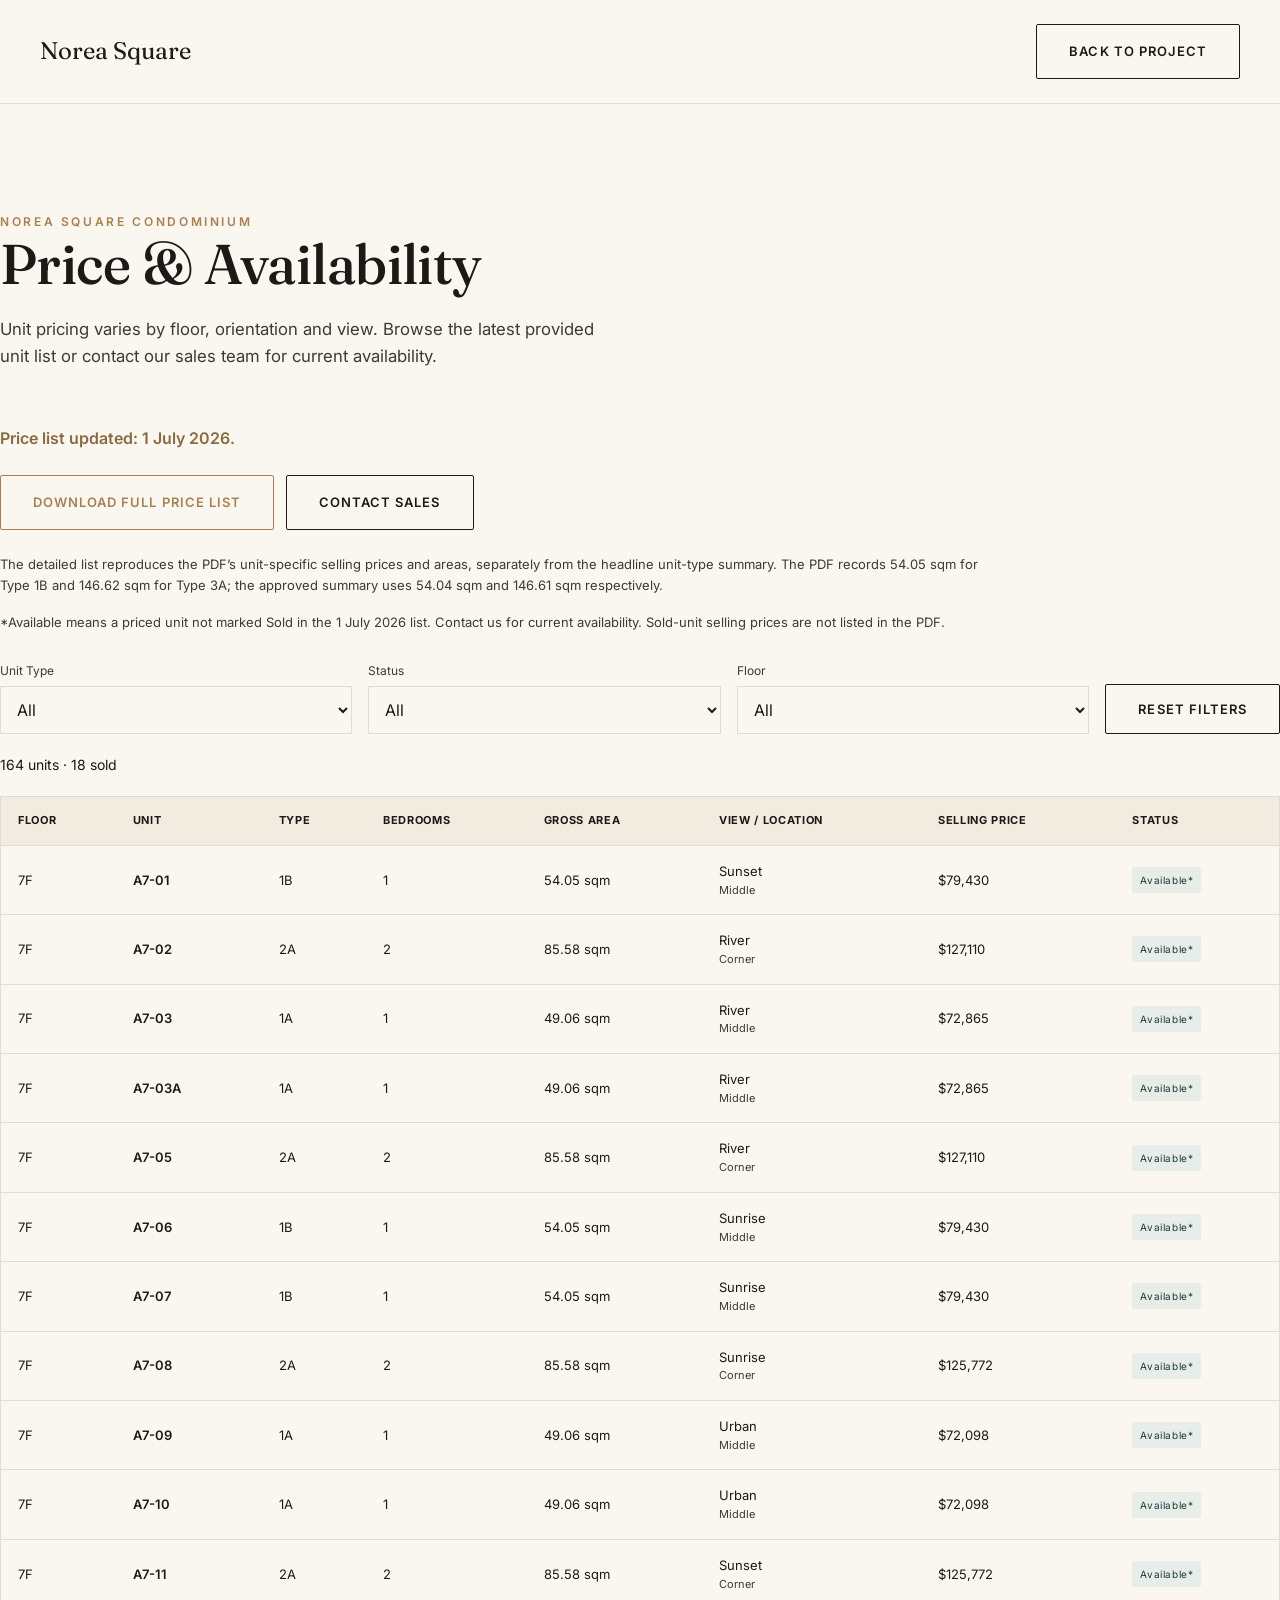
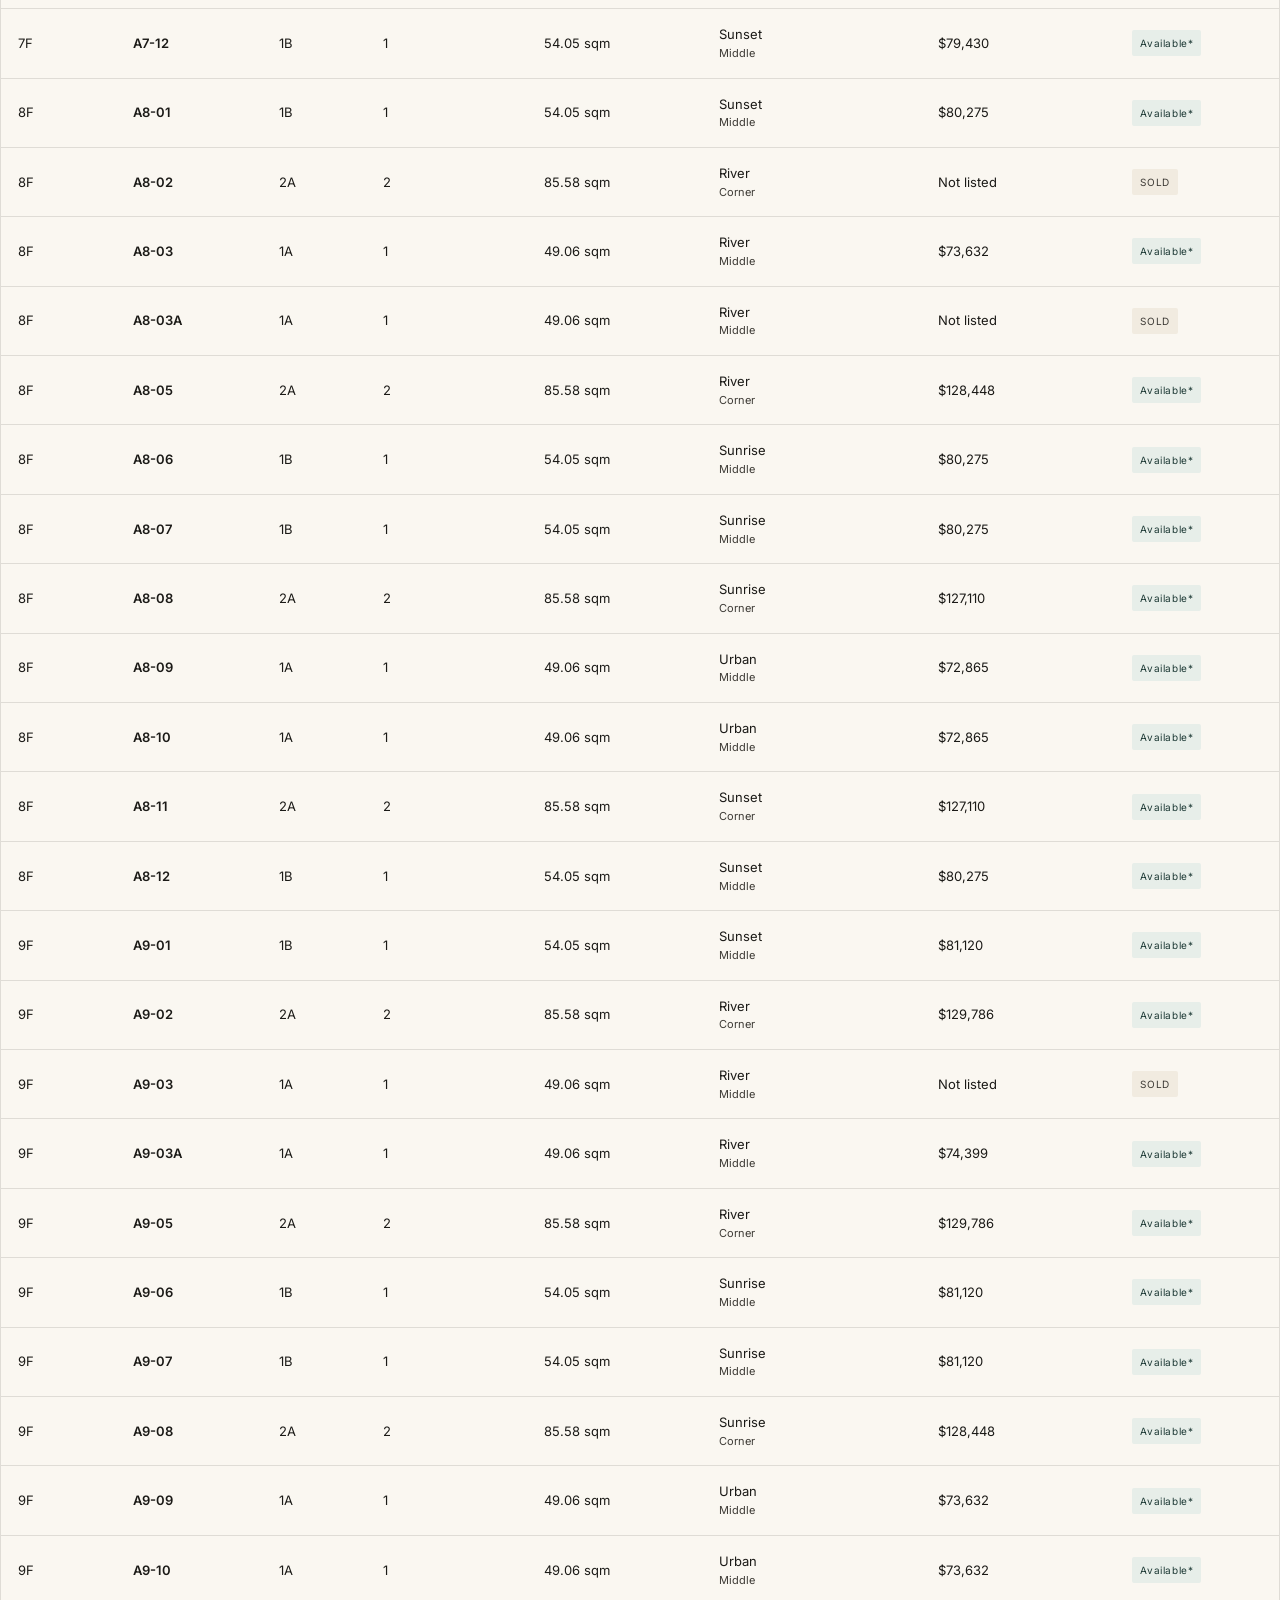
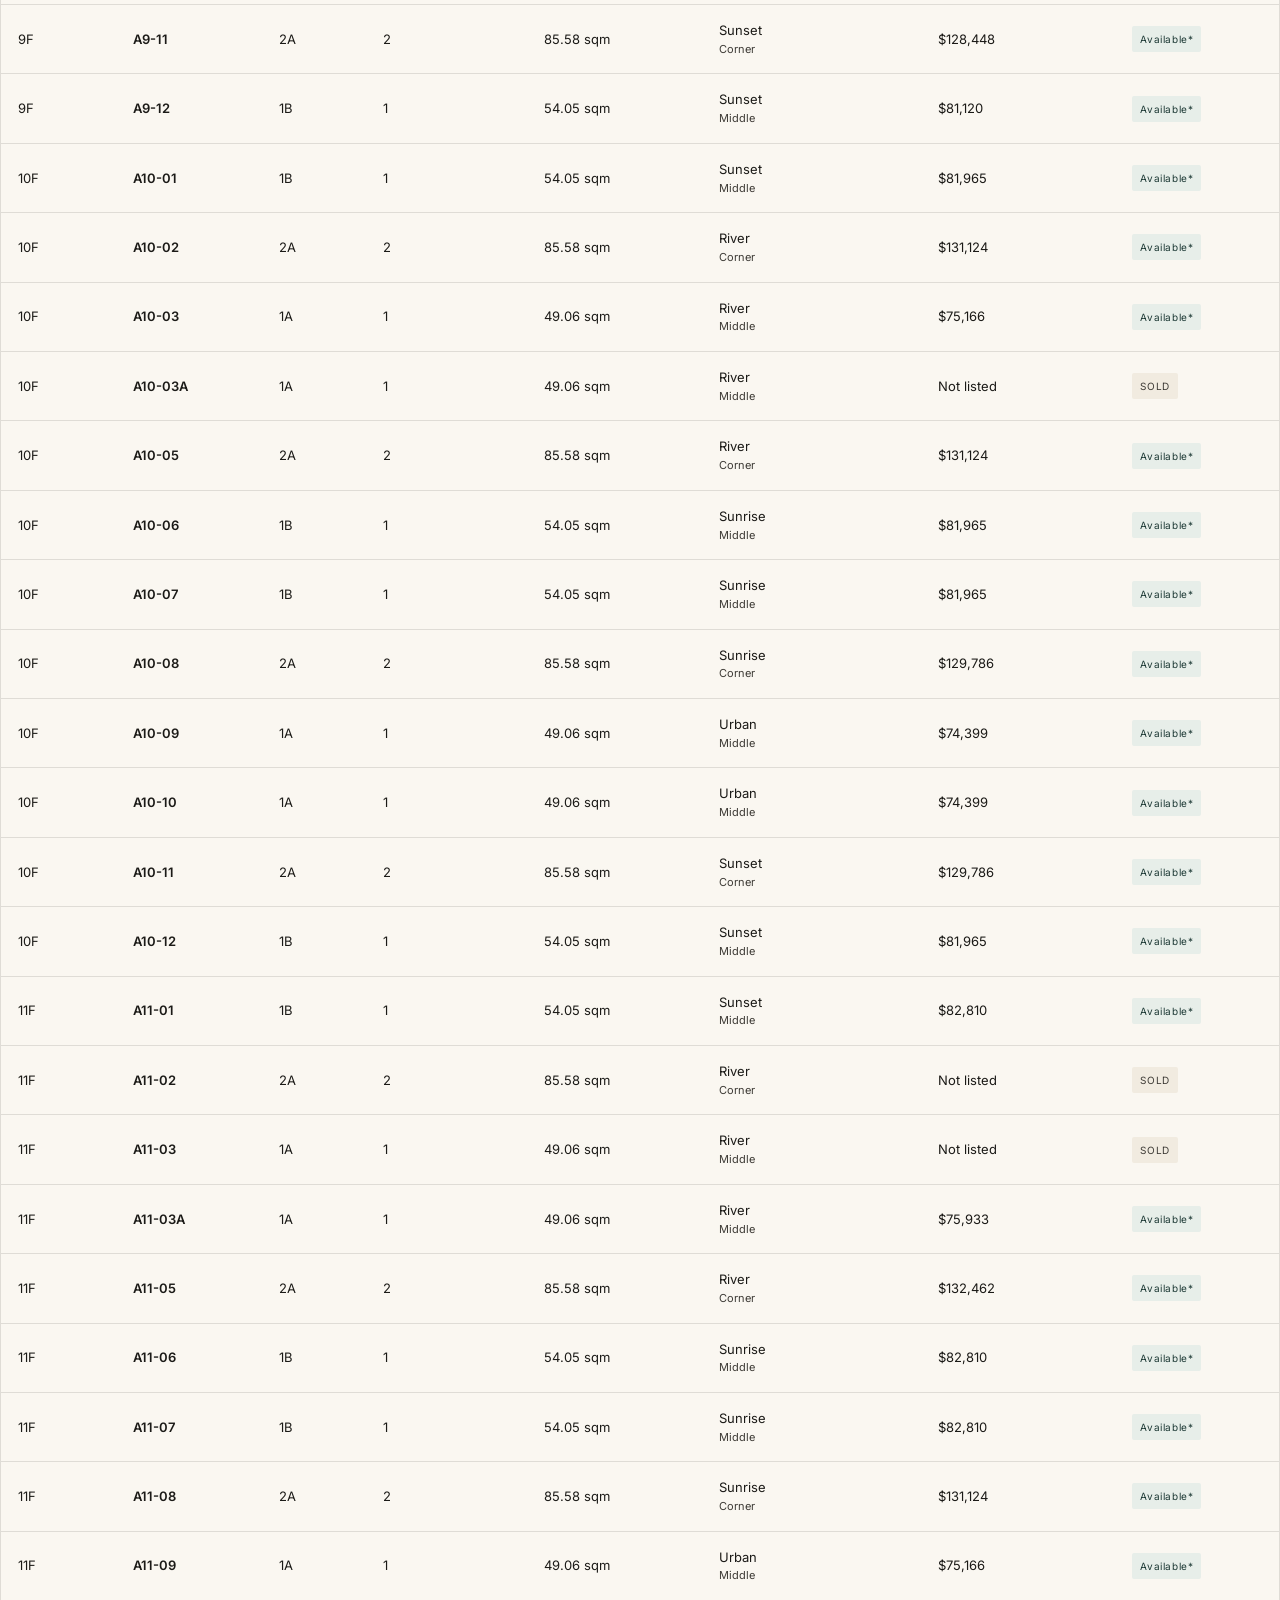
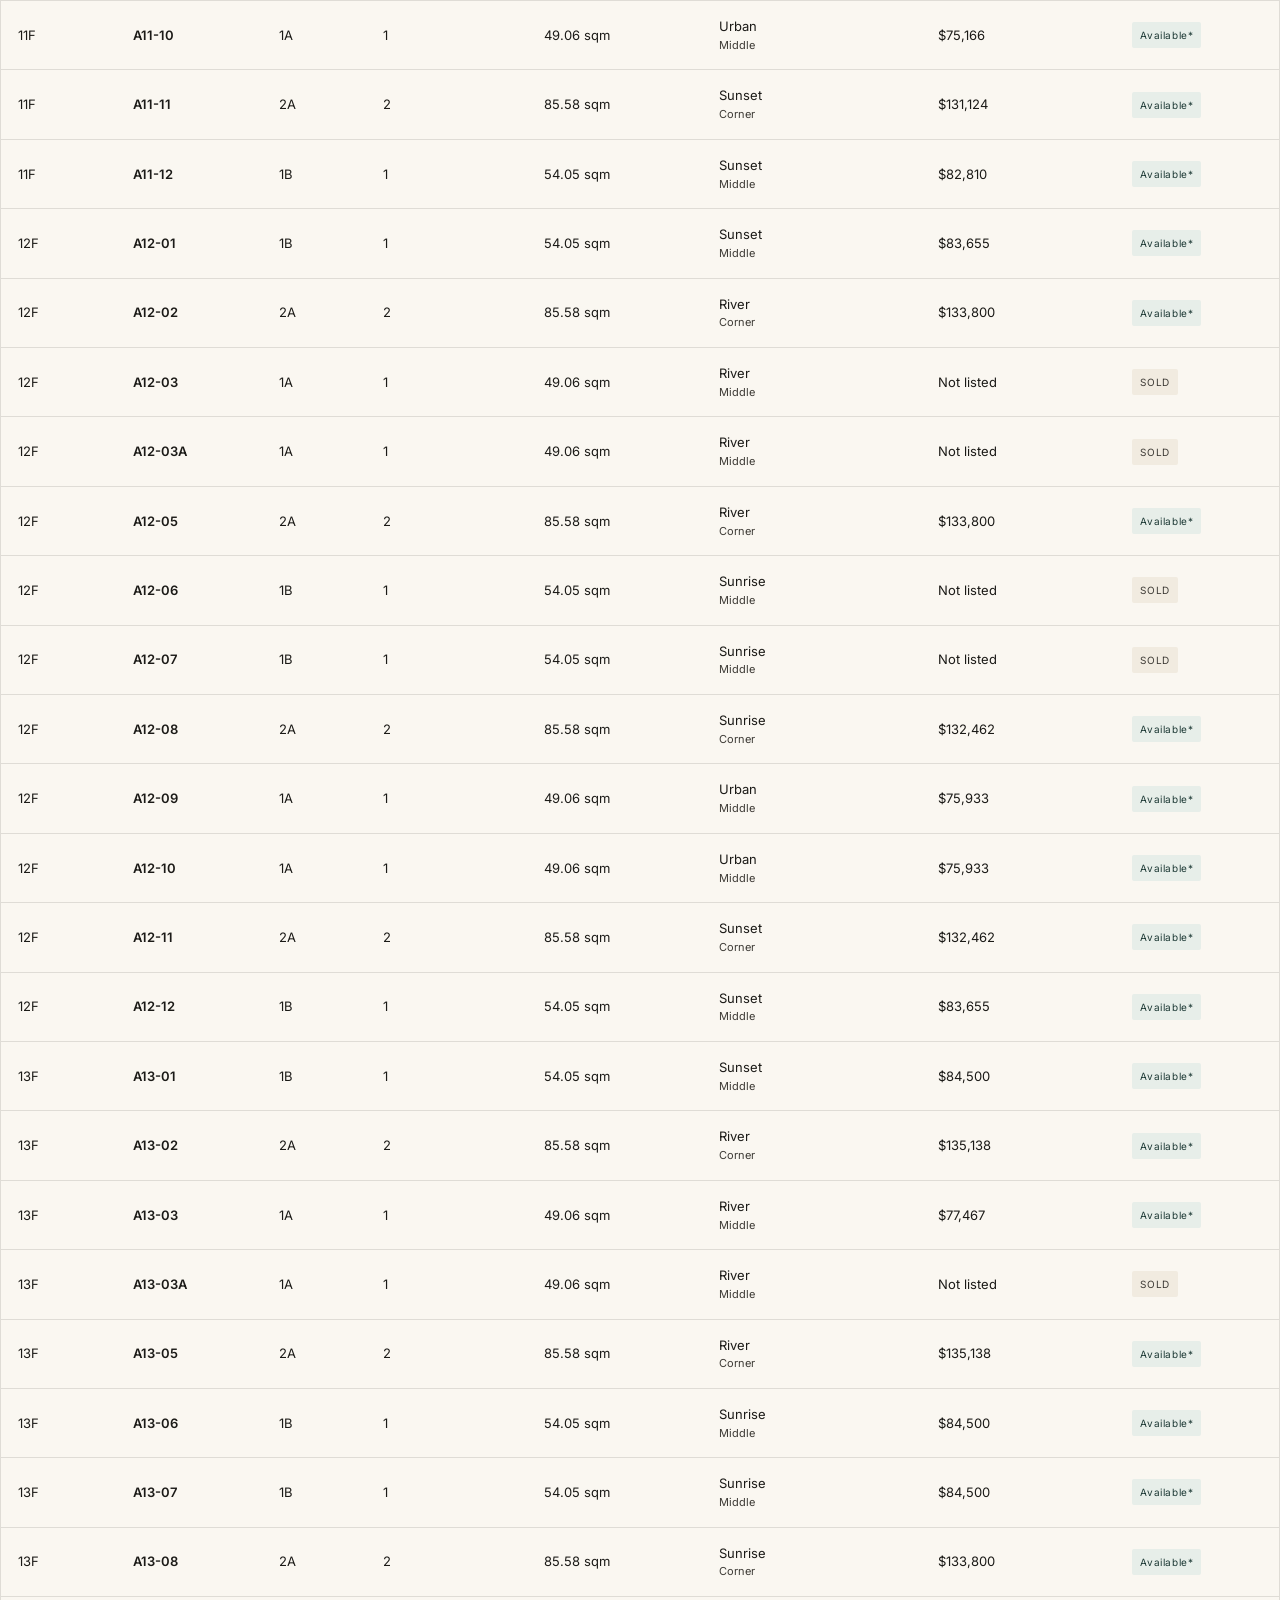
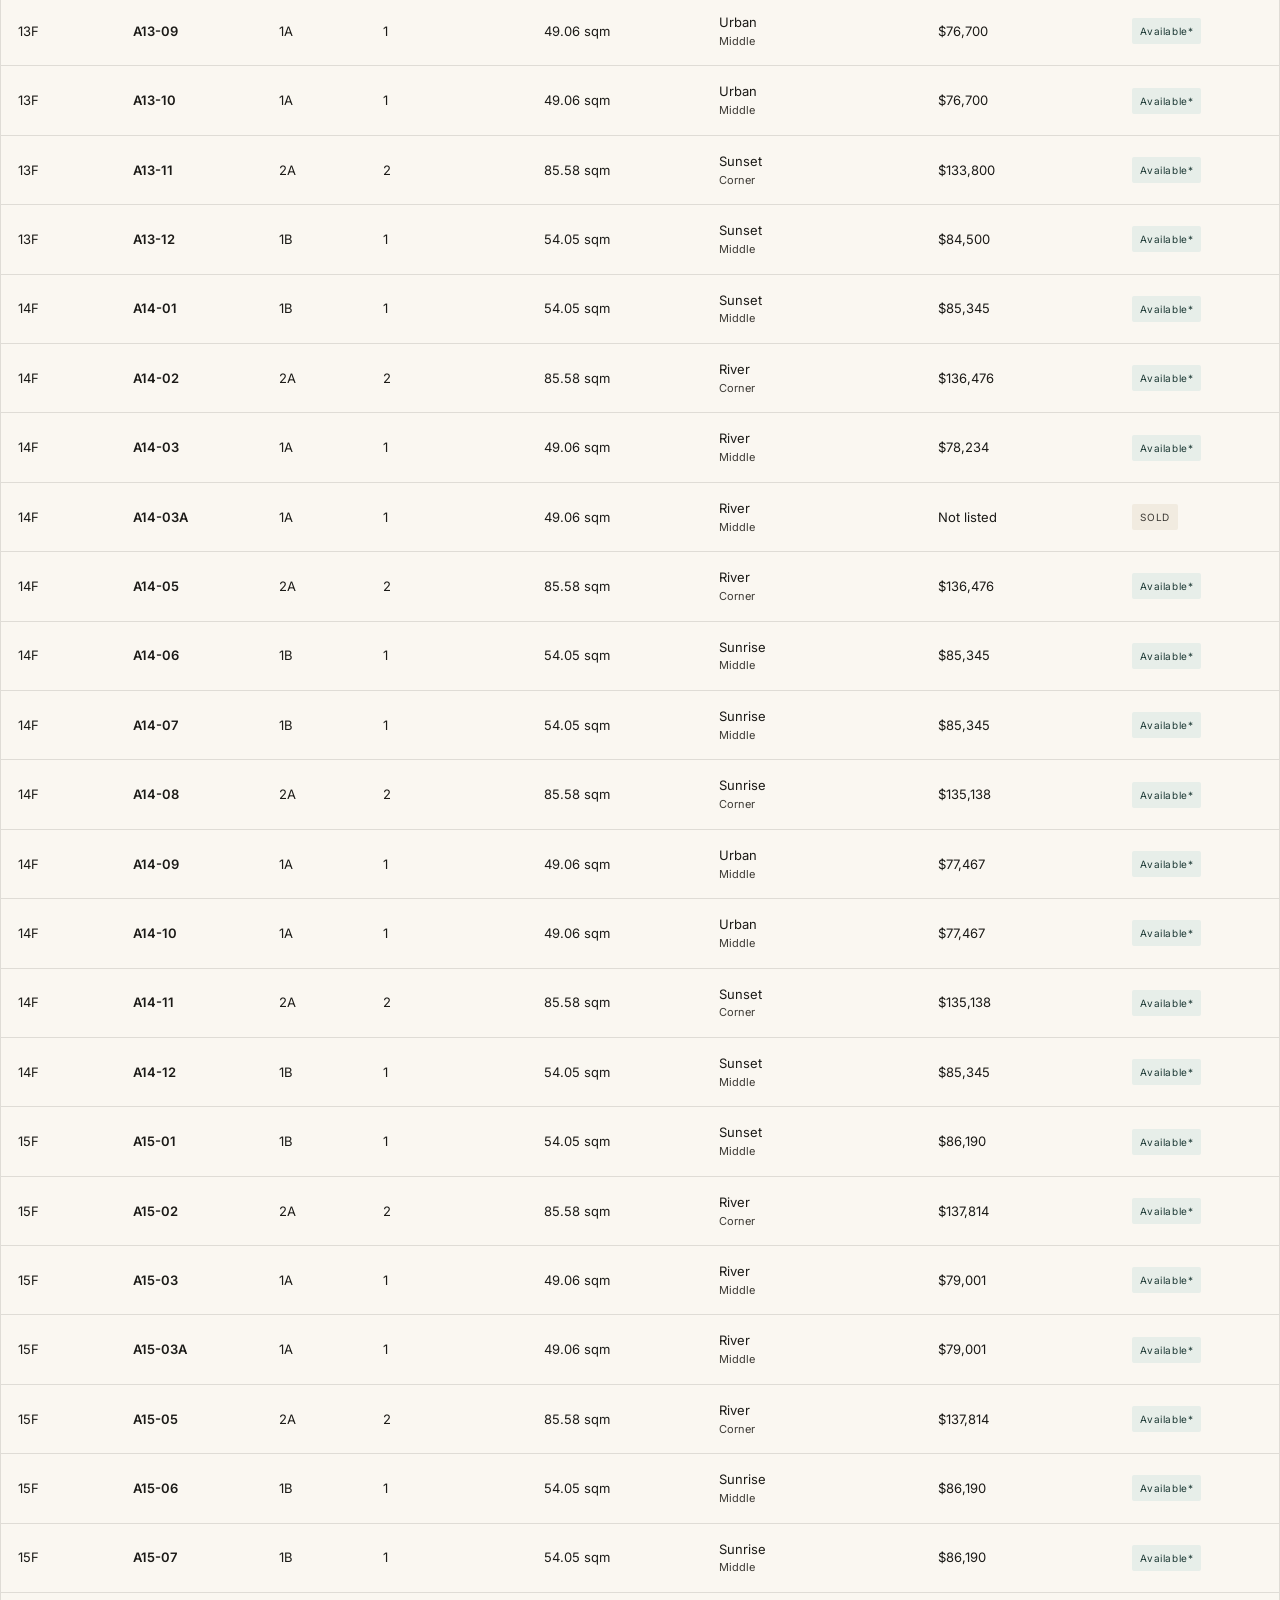
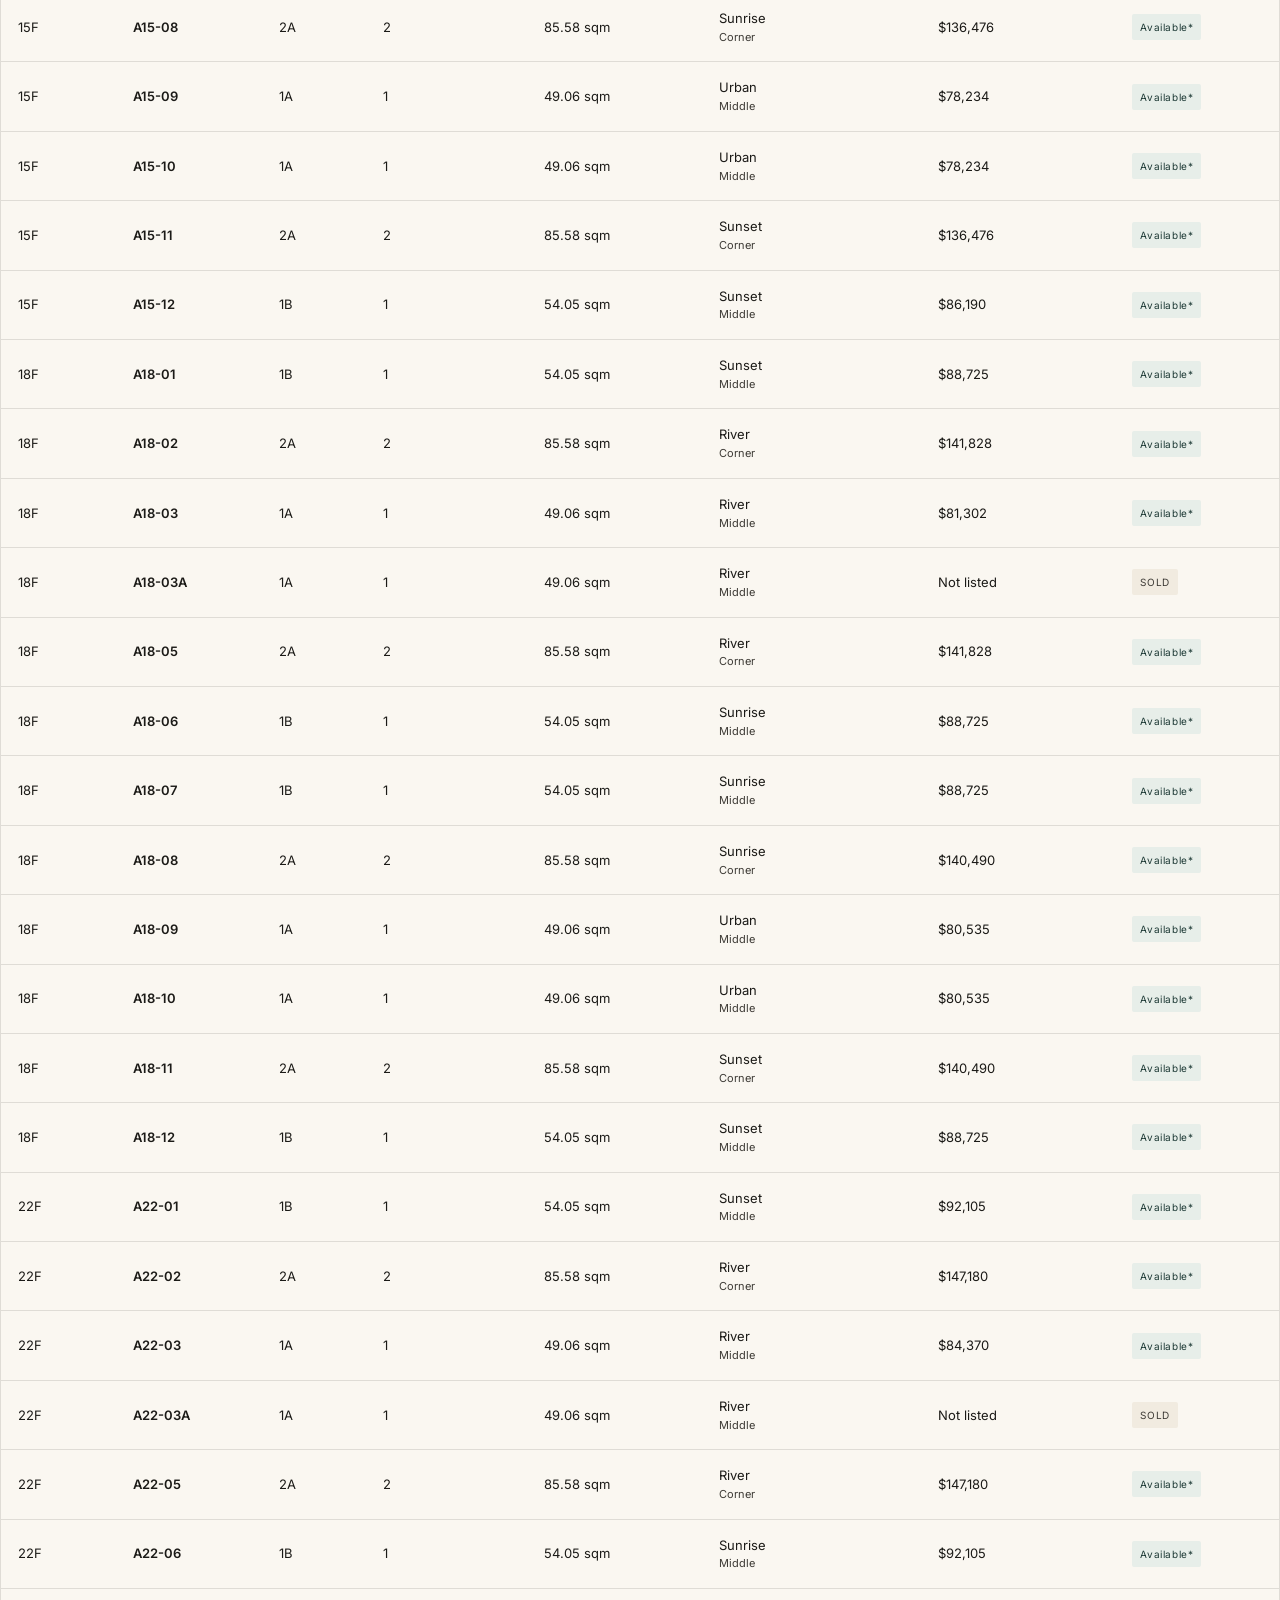
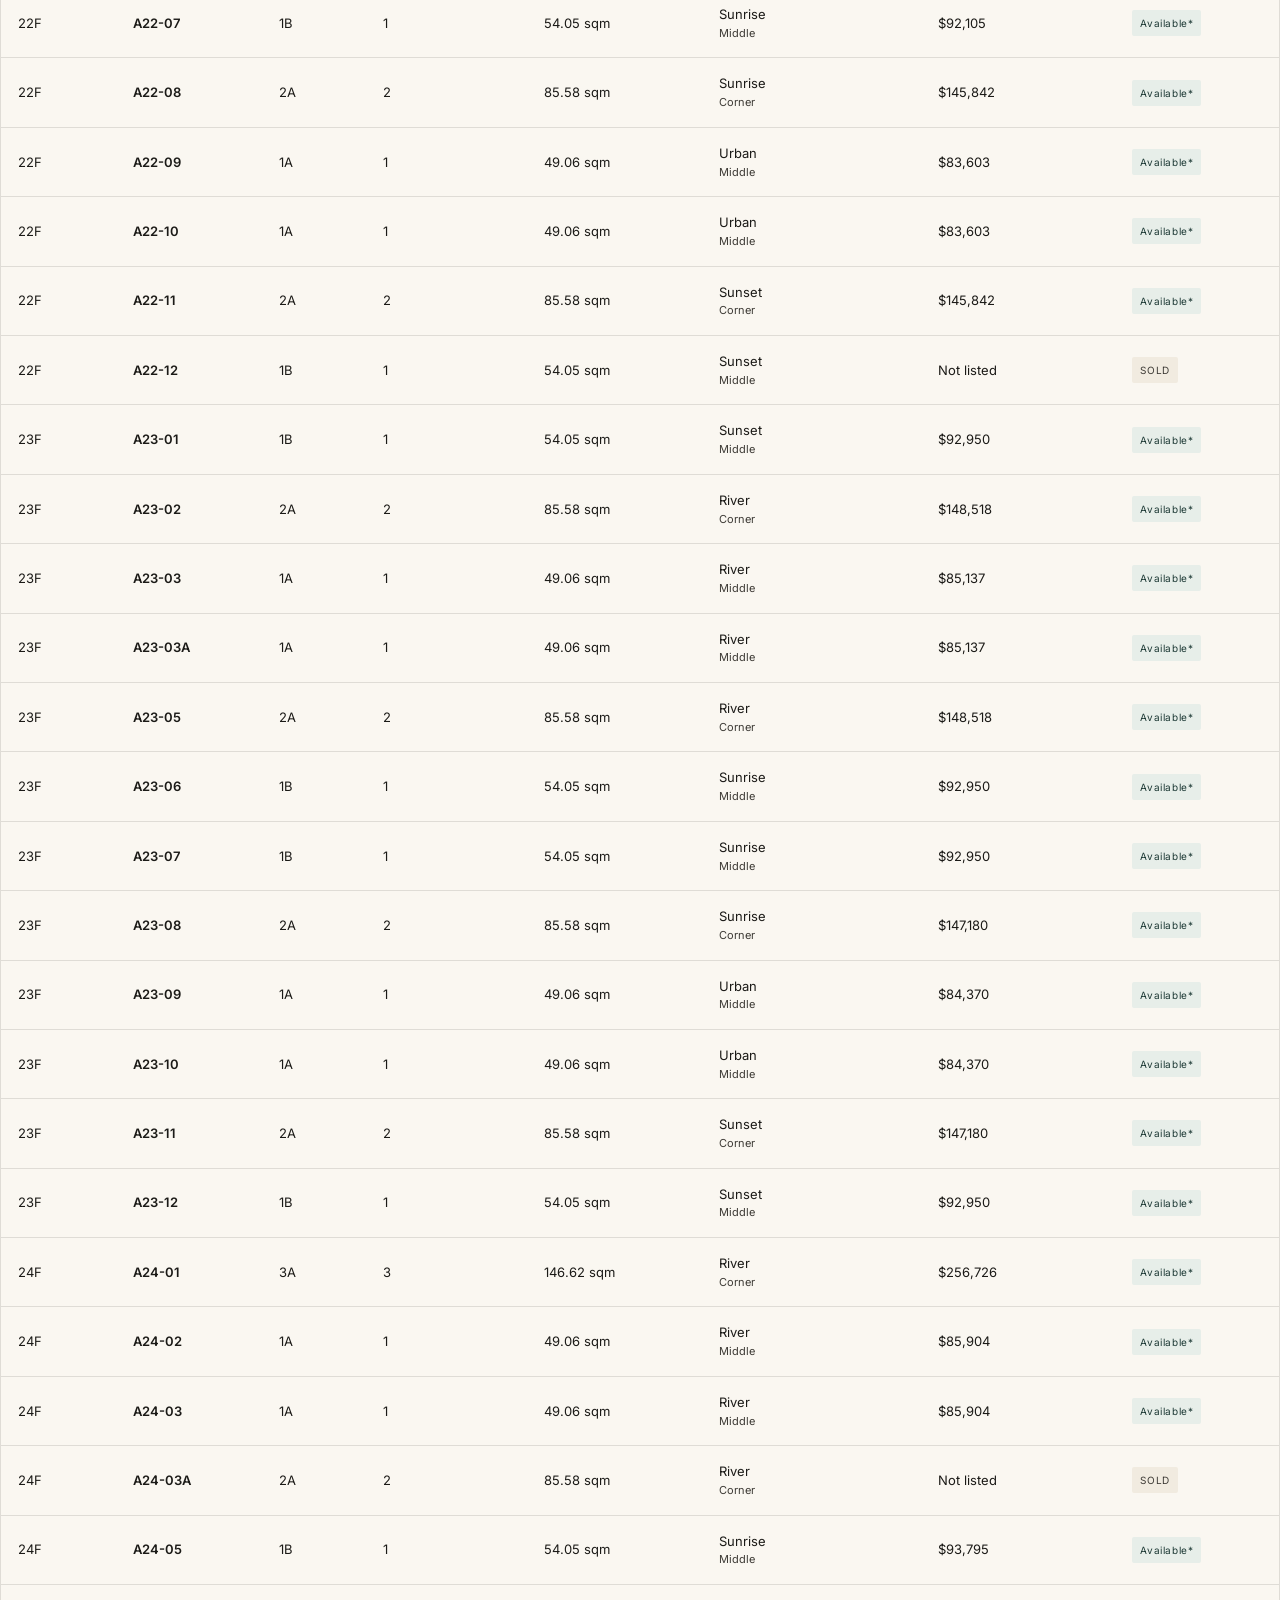
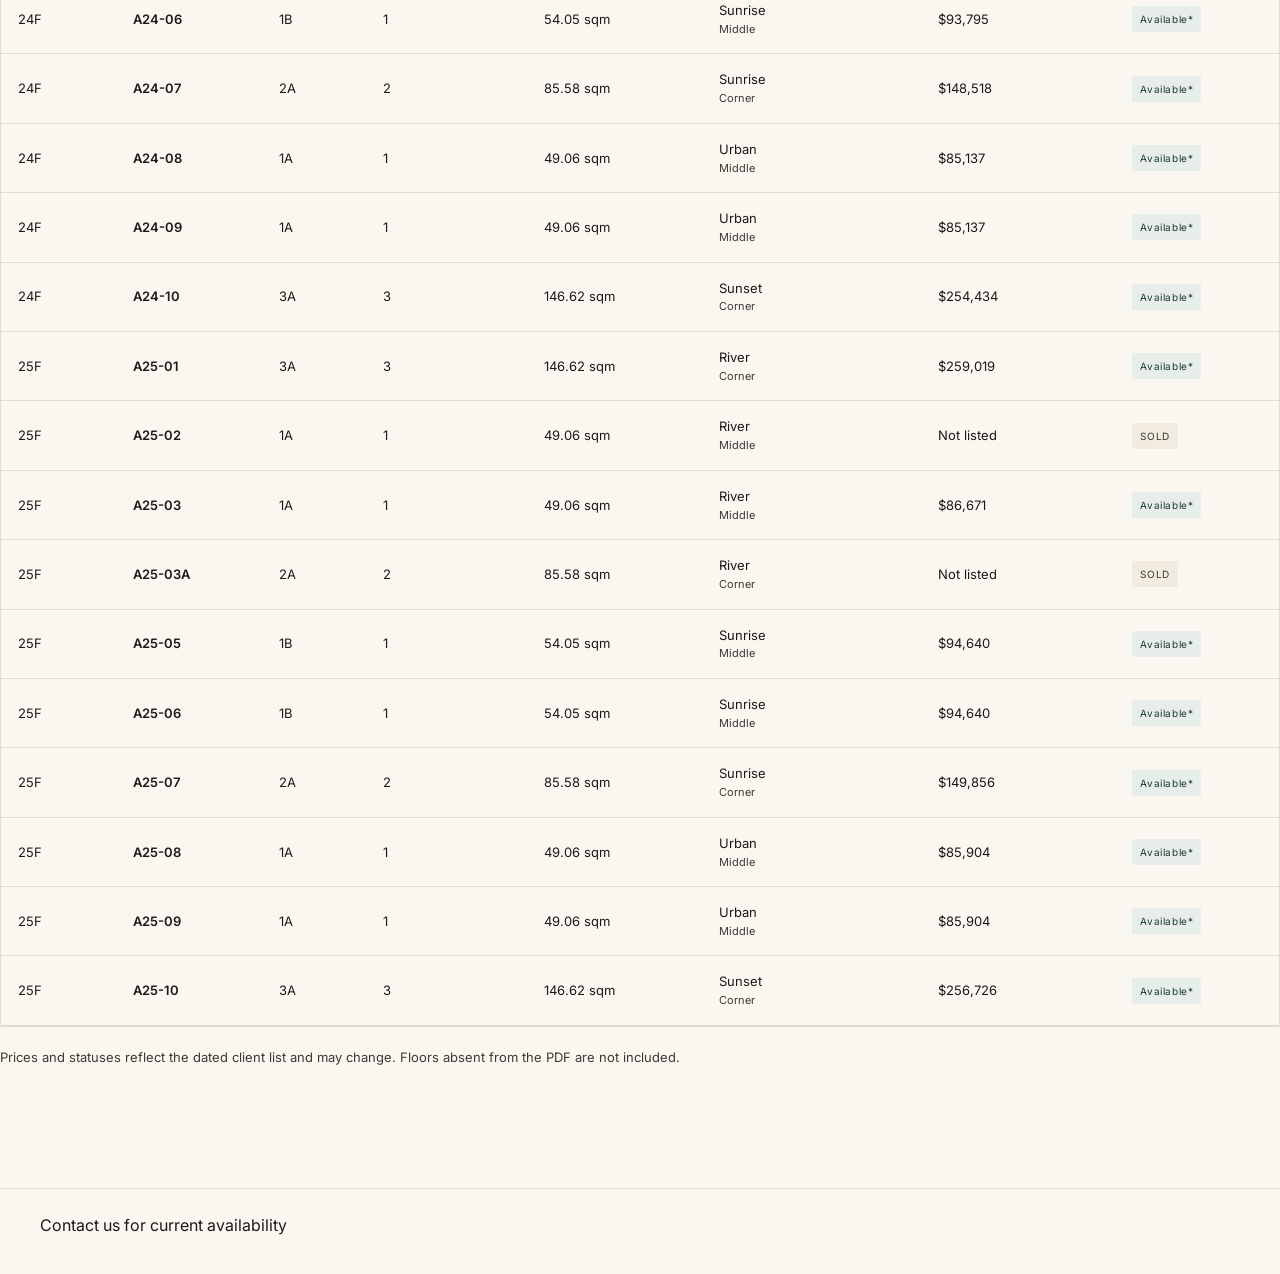
<file: price-availability.html>
<!DOCTYPE html>
<html lang="en"><head><meta charset="utf-8"><meta name="viewport" content="width=device-width, initial-scale=1"><meta name="robots" content="index,follow"><link rel="canonical" href="https://noreasquarephnompenh.com/price-availability.html"><title>Norea Square | Price &amp; Availability</title><link rel="stylesheet" href="assets/css/style.css"><link rel="stylesheet" href="assets/css/norea-pricing.css"><script src="assets/js/norea-pricing.js" defer></script></head>
<body class="norea-price-page"><header class="norea-price-header container"><a href="index.html#norea">Norea Square</a><a class="btn btn-outline" href="index.html#price-availability">Back to Project</a></header>
<main class="container pad-tight"><div class="section-head"><span class="eyebrow">Norea Square Condominium</span><h1>Price &amp; Availability</h1><p>Unit pricing varies by floor, orientation and view. Browse the latest provided unit list or contact our sales team for current availability.</p></div>
<p class="norea-list-date">Price list updated: 1 July 2026.</p>
<div class="norea-list-actions"><a class="btn btn-gold" href="assets/documents/norea-square-price-list-01-july-2026.pdf" download>Download Full Price List</a><a class="btn btn-outline" href="index.html#contact">Contact Sales</a></div>
<p class="norea-list-note">The detailed list reproduces the PDF’s unit-specific selling prices and areas, separately from the headline unit-type summary. The PDF records 54.05 sqm for Type 1B and 146.62 sqm for Type 3A; the approved summary uses 54.04 sqm and 146.61 sqm respectively.</p><p class="norea-list-note">*Available means a priced unit not marked Sold in the 1 July 2026 list. Contact us for current availability. Sold-unit selling prices are not listed in the PDF.</p>
<form class="norea-filters" aria-label="Filter units"><label>Unit Type<select id="norea-type"><option value="">All</option><option>1A</option><option>1B</option><option>2A</option><option>3A</option></select></label><label>Status<select id="norea-status"><option value="">All</option><option>Available</option><option>Sold</option></select></label><label>Floor<select id="norea-floor"><option value="">All</option><option value="7">7F</option><option value="8">8F</option><option value="9">9F</option><option value="10">10F</option><option value="11">11F</option><option value="12">12F</option><option value="13">13F</option><option value="14">14F</option><option value="15">15F</option><option value="18">18F</option><option value="22">22F</option><option value="23">23F</option><option value="24">24F</option><option value="25">25F</option></select></label><button type="reset" class="btn btn-outline">Reset Filters</button></form>
<p id="norea-results" role="status" aria-live="polite">164 units · 18 sold</p>
<div class="norea-table-scroll" tabindex="0" role="region" aria-label="Norea unit prices; scroll horizontally to see all columns"><table class="norea-detail-table"><thead><tr><th scope="col">Floor</th><th scope="col">Unit</th><th scope="col">Type</th><th scope="col">Bedrooms</th><th scope="col">Gross Area</th><th scope="col">View / Location</th><th scope="col">Selling Price</th><th scope="col">Status</th></tr></thead><tbody><tr data-type="1B" data-status="Available" data-floor="7"><td>7F</td><th scope="row">A7-01</th><td>1B</td><td>1</td><td>54.05 sqm</td><td>Sunset<small>Middle</small></td><td>$79,430</td><td><span class="unit-status available">Available*</span></td></tr>
<tr data-type="2A" data-status="Available" data-floor="7"><td>7F</td><th scope="row">A7-02</th><td>2A</td><td>2</td><td>85.58 sqm</td><td>River<small>Corner</small></td><td>$127,110</td><td><span class="unit-status available">Available*</span></td></tr>
<tr data-type="1A" data-status="Available" data-floor="7"><td>7F</td><th scope="row">A7-03</th><td>1A</td><td>1</td><td>49.06 sqm</td><td>River<small>Middle</small></td><td>$72,865</td><td><span class="unit-status available">Available*</span></td></tr>
<tr data-type="1A" data-status="Available" data-floor="7"><td>7F</td><th scope="row">A7-03A</th><td>1A</td><td>1</td><td>49.06 sqm</td><td>River<small>Middle</small></td><td>$72,865</td><td><span class="unit-status available">Available*</span></td></tr>
<tr data-type="2A" data-status="Available" data-floor="7"><td>7F</td><th scope="row">A7-05</th><td>2A</td><td>2</td><td>85.58 sqm</td><td>River<small>Corner</small></td><td>$127,110</td><td><span class="unit-status available">Available*</span></td></tr>
<tr data-type="1B" data-status="Available" data-floor="7"><td>7F</td><th scope="row">A7-06</th><td>1B</td><td>1</td><td>54.05 sqm</td><td>Sunrise<small>Middle</small></td><td>$79,430</td><td><span class="unit-status available">Available*</span></td></tr>
<tr data-type="1B" data-status="Available" data-floor="7"><td>7F</td><th scope="row">A7-07</th><td>1B</td><td>1</td><td>54.05 sqm</td><td>Sunrise<small>Middle</small></td><td>$79,430</td><td><span class="unit-status available">Available*</span></td></tr>
<tr data-type="2A" data-status="Available" data-floor="7"><td>7F</td><th scope="row">A7-08</th><td>2A</td><td>2</td><td>85.58 sqm</td><td>Sunrise<small>Corner</small></td><td>$125,772</td><td><span class="unit-status available">Available*</span></td></tr>
<tr data-type="1A" data-status="Available" data-floor="7"><td>7F</td><th scope="row">A7-09</th><td>1A</td><td>1</td><td>49.06 sqm</td><td>Urban<small>Middle</small></td><td>$72,098</td><td><span class="unit-status available">Available*</span></td></tr>
<tr data-type="1A" data-status="Available" data-floor="7"><td>7F</td><th scope="row">A7-10</th><td>1A</td><td>1</td><td>49.06 sqm</td><td>Urban<small>Middle</small></td><td>$72,098</td><td><span class="unit-status available">Available*</span></td></tr>
<tr data-type="2A" data-status="Available" data-floor="7"><td>7F</td><th scope="row">A7-11</th><td>2A</td><td>2</td><td>85.58 sqm</td><td>Sunset<small>Corner</small></td><td>$125,772</td><td><span class="unit-status available">Available*</span></td></tr>
<tr data-type="1B" data-status="Available" data-floor="7"><td>7F</td><th scope="row">A7-12</th><td>1B</td><td>1</td><td>54.05 sqm</td><td>Sunset<small>Middle</small></td><td>$79,430</td><td><span class="unit-status available">Available*</span></td></tr>
<tr data-type="1B" data-status="Available" data-floor="8"><td>8F</td><th scope="row">A8-01</th><td>1B</td><td>1</td><td>54.05 sqm</td><td>Sunset<small>Middle</small></td><td>$80,275</td><td><span class="unit-status available">Available*</span></td></tr>
<tr data-type="2A" data-status="Sold" data-floor="8"><td>8F</td><th scope="row">A8-02</th><td>2A</td><td>2</td><td>85.58 sqm</td><td>River<small>Corner</small></td><td>Not listed</td><td><span class="unit-status sold">SOLD</span></td></tr>
<tr data-type="1A" data-status="Available" data-floor="8"><td>8F</td><th scope="row">A8-03</th><td>1A</td><td>1</td><td>49.06 sqm</td><td>River<small>Middle</small></td><td>$73,632</td><td><span class="unit-status available">Available*</span></td></tr>
<tr data-type="1A" data-status="Sold" data-floor="8"><td>8F</td><th scope="row">A8-03A</th><td>1A</td><td>1</td><td>49.06 sqm</td><td>River<small>Middle</small></td><td>Not listed</td><td><span class="unit-status sold">SOLD</span></td></tr>
<tr data-type="2A" data-status="Available" data-floor="8"><td>8F</td><th scope="row">A8-05</th><td>2A</td><td>2</td><td>85.58 sqm</td><td>River<small>Corner</small></td><td>$128,448</td><td><span class="unit-status available">Available*</span></td></tr>
<tr data-type="1B" data-status="Available" data-floor="8"><td>8F</td><th scope="row">A8-06</th><td>1B</td><td>1</td><td>54.05 sqm</td><td>Sunrise<small>Middle</small></td><td>$80,275</td><td><span class="unit-status available">Available*</span></td></tr>
<tr data-type="1B" data-status="Available" data-floor="8"><td>8F</td><th scope="row">A8-07</th><td>1B</td><td>1</td><td>54.05 sqm</td><td>Sunrise<small>Middle</small></td><td>$80,275</td><td><span class="unit-status available">Available*</span></td></tr>
<tr data-type="2A" data-status="Available" data-floor="8"><td>8F</td><th scope="row">A8-08</th><td>2A</td><td>2</td><td>85.58 sqm</td><td>Sunrise<small>Corner</small></td><td>$127,110</td><td><span class="unit-status available">Available*</span></td></tr>
<tr data-type="1A" data-status="Available" data-floor="8"><td>8F</td><th scope="row">A8-09</th><td>1A</td><td>1</td><td>49.06 sqm</td><td>Urban<small>Middle</small></td><td>$72,865</td><td><span class="unit-status available">Available*</span></td></tr>
<tr data-type="1A" data-status="Available" data-floor="8"><td>8F</td><th scope="row">A8-10</th><td>1A</td><td>1</td><td>49.06 sqm</td><td>Urban<small>Middle</small></td><td>$72,865</td><td><span class="unit-status available">Available*</span></td></tr>
<tr data-type="2A" data-status="Available" data-floor="8"><td>8F</td><th scope="row">A8-11</th><td>2A</td><td>2</td><td>85.58 sqm</td><td>Sunset<small>Corner</small></td><td>$127,110</td><td><span class="unit-status available">Available*</span></td></tr>
<tr data-type="1B" data-status="Available" data-floor="8"><td>8F</td><th scope="row">A8-12</th><td>1B</td><td>1</td><td>54.05 sqm</td><td>Sunset<small>Middle</small></td><td>$80,275</td><td><span class="unit-status available">Available*</span></td></tr>
<tr data-type="1B" data-status="Available" data-floor="9"><td>9F</td><th scope="row">A9-01</th><td>1B</td><td>1</td><td>54.05 sqm</td><td>Sunset<small>Middle</small></td><td>$81,120</td><td><span class="unit-status available">Available*</span></td></tr>
<tr data-type="2A" data-status="Available" data-floor="9"><td>9F</td><th scope="row">A9-02</th><td>2A</td><td>2</td><td>85.58 sqm</td><td>River<small>Corner</small></td><td>$129,786</td><td><span class="unit-status available">Available*</span></td></tr>
<tr data-type="1A" data-status="Sold" data-floor="9"><td>9F</td><th scope="row">A9-03</th><td>1A</td><td>1</td><td>49.06 sqm</td><td>River<small>Middle</small></td><td>Not listed</td><td><span class="unit-status sold">SOLD</span></td></tr>
<tr data-type="1A" data-status="Available" data-floor="9"><td>9F</td><th scope="row">A9-03A</th><td>1A</td><td>1</td><td>49.06 sqm</td><td>River<small>Middle</small></td><td>$74,399</td><td><span class="unit-status available">Available*</span></td></tr>
<tr data-type="2A" data-status="Available" data-floor="9"><td>9F</td><th scope="row">A9-05</th><td>2A</td><td>2</td><td>85.58 sqm</td><td>River<small>Corner</small></td><td>$129,786</td><td><span class="unit-status available">Available*</span></td></tr>
<tr data-type="1B" data-status="Available" data-floor="9"><td>9F</td><th scope="row">A9-06</th><td>1B</td><td>1</td><td>54.05 sqm</td><td>Sunrise<small>Middle</small></td><td>$81,120</td><td><span class="unit-status available">Available*</span></td></tr>
<tr data-type="1B" data-status="Available" data-floor="9"><td>9F</td><th scope="row">A9-07</th><td>1B</td><td>1</td><td>54.05 sqm</td><td>Sunrise<small>Middle</small></td><td>$81,120</td><td><span class="unit-status available">Available*</span></td></tr>
<tr data-type="2A" data-status="Available" data-floor="9"><td>9F</td><th scope="row">A9-08</th><td>2A</td><td>2</td><td>85.58 sqm</td><td>Sunrise<small>Corner</small></td><td>$128,448</td><td><span class="unit-status available">Available*</span></td></tr>
<tr data-type="1A" data-status="Available" data-floor="9"><td>9F</td><th scope="row">A9-09</th><td>1A</td><td>1</td><td>49.06 sqm</td><td>Urban<small>Middle</small></td><td>$73,632</td><td><span class="unit-status available">Available*</span></td></tr>
<tr data-type="1A" data-status="Available" data-floor="9"><td>9F</td><th scope="row">A9-10</th><td>1A</td><td>1</td><td>49.06 sqm</td><td>Urban<small>Middle</small></td><td>$73,632</td><td><span class="unit-status available">Available*</span></td></tr>
<tr data-type="2A" data-status="Available" data-floor="9"><td>9F</td><th scope="row">A9-11</th><td>2A</td><td>2</td><td>85.58 sqm</td><td>Sunset<small>Corner</small></td><td>$128,448</td><td><span class="unit-status available">Available*</span></td></tr>
<tr data-type="1B" data-status="Available" data-floor="9"><td>9F</td><th scope="row">A9-12</th><td>1B</td><td>1</td><td>54.05 sqm</td><td>Sunset<small>Middle</small></td><td>$81,120</td><td><span class="unit-status available">Available*</span></td></tr>
<tr data-type="1B" data-status="Available" data-floor="10"><td>10F</td><th scope="row">A10-01</th><td>1B</td><td>1</td><td>54.05 sqm</td><td>Sunset<small>Middle</small></td><td>$81,965</td><td><span class="unit-status available">Available*</span></td></tr>
<tr data-type="2A" data-status="Available" data-floor="10"><td>10F</td><th scope="row">A10-02</th><td>2A</td><td>2</td><td>85.58 sqm</td><td>River<small>Corner</small></td><td>$131,124</td><td><span class="unit-status available">Available*</span></td></tr>
<tr data-type="1A" data-status="Available" data-floor="10"><td>10F</td><th scope="row">A10-03</th><td>1A</td><td>1</td><td>49.06 sqm</td><td>River<small>Middle</small></td><td>$75,166</td><td><span class="unit-status available">Available*</span></td></tr>
<tr data-type="1A" data-status="Sold" data-floor="10"><td>10F</td><th scope="row">A10-03A</th><td>1A</td><td>1</td><td>49.06 sqm</td><td>River<small>Middle</small></td><td>Not listed</td><td><span class="unit-status sold">SOLD</span></td></tr>
<tr data-type="2A" data-status="Available" data-floor="10"><td>10F</td><th scope="row">A10-05</th><td>2A</td><td>2</td><td>85.58 sqm</td><td>River<small>Corner</small></td><td>$131,124</td><td><span class="unit-status available">Available*</span></td></tr>
<tr data-type="1B" data-status="Available" data-floor="10"><td>10F</td><th scope="row">A10-06</th><td>1B</td><td>1</td><td>54.05 sqm</td><td>Sunrise<small>Middle</small></td><td>$81,965</td><td><span class="unit-status available">Available*</span></td></tr>
<tr data-type="1B" data-status="Available" data-floor="10"><td>10F</td><th scope="row">A10-07</th><td>1B</td><td>1</td><td>54.05 sqm</td><td>Sunrise<small>Middle</small></td><td>$81,965</td><td><span class="unit-status available">Available*</span></td></tr>
<tr data-type="2A" data-status="Available" data-floor="10"><td>10F</td><th scope="row">A10-08</th><td>2A</td><td>2</td><td>85.58 sqm</td><td>Sunrise<small>Corner</small></td><td>$129,786</td><td><span class="unit-status available">Available*</span></td></tr>
<tr data-type="1A" data-status="Available" data-floor="10"><td>10F</td><th scope="row">A10-09</th><td>1A</td><td>1</td><td>49.06 sqm</td><td>Urban<small>Middle</small></td><td>$74,399</td><td><span class="unit-status available">Available*</span></td></tr>
<tr data-type="1A" data-status="Available" data-floor="10"><td>10F</td><th scope="row">A10-10</th><td>1A</td><td>1</td><td>49.06 sqm</td><td>Urban<small>Middle</small></td><td>$74,399</td><td><span class="unit-status available">Available*</span></td></tr>
<tr data-type="2A" data-status="Available" data-floor="10"><td>10F</td><th scope="row">A10-11</th><td>2A</td><td>2</td><td>85.58 sqm</td><td>Sunset<small>Corner</small></td><td>$129,786</td><td><span class="unit-status available">Available*</span></td></tr>
<tr data-type="1B" data-status="Available" data-floor="10"><td>10F</td><th scope="row">A10-12</th><td>1B</td><td>1</td><td>54.05 sqm</td><td>Sunset<small>Middle</small></td><td>$81,965</td><td><span class="unit-status available">Available*</span></td></tr>
<tr data-type="1B" data-status="Available" data-floor="11"><td>11F</td><th scope="row">A11-01</th><td>1B</td><td>1</td><td>54.05 sqm</td><td>Sunset<small>Middle</small></td><td>$82,810</td><td><span class="unit-status available">Available*</span></td></tr>
<tr data-type="2A" data-status="Sold" data-floor="11"><td>11F</td><th scope="row">A11-02</th><td>2A</td><td>2</td><td>85.58 sqm</td><td>River<small>Corner</small></td><td>Not listed</td><td><span class="unit-status sold">SOLD</span></td></tr>
<tr data-type="1A" data-status="Sold" data-floor="11"><td>11F</td><th scope="row">A11-03</th><td>1A</td><td>1</td><td>49.06 sqm</td><td>River<small>Middle</small></td><td>Not listed</td><td><span class="unit-status sold">SOLD</span></td></tr>
<tr data-type="1A" data-status="Available" data-floor="11"><td>11F</td><th scope="row">A11-03A</th><td>1A</td><td>1</td><td>49.06 sqm</td><td>River<small>Middle</small></td><td>$75,933</td><td><span class="unit-status available">Available*</span></td></tr>
<tr data-type="2A" data-status="Available" data-floor="11"><td>11F</td><th scope="row">A11-05</th><td>2A</td><td>2</td><td>85.58 sqm</td><td>River<small>Corner</small></td><td>$132,462</td><td><span class="unit-status available">Available*</span></td></tr>
<tr data-type="1B" data-status="Available" data-floor="11"><td>11F</td><th scope="row">A11-06</th><td>1B</td><td>1</td><td>54.05 sqm</td><td>Sunrise<small>Middle</small></td><td>$82,810</td><td><span class="unit-status available">Available*</span></td></tr>
<tr data-type="1B" data-status="Available" data-floor="11"><td>11F</td><th scope="row">A11-07</th><td>1B</td><td>1</td><td>54.05 sqm</td><td>Sunrise<small>Middle</small></td><td>$82,810</td><td><span class="unit-status available">Available*</span></td></tr>
<tr data-type="2A" data-status="Available" data-floor="11"><td>11F</td><th scope="row">A11-08</th><td>2A</td><td>2</td><td>85.58 sqm</td><td>Sunrise<small>Corner</small></td><td>$131,124</td><td><span class="unit-status available">Available*</span></td></tr>
<tr data-type="1A" data-status="Available" data-floor="11"><td>11F</td><th scope="row">A11-09</th><td>1A</td><td>1</td><td>49.06 sqm</td><td>Urban<small>Middle</small></td><td>$75,166</td><td><span class="unit-status available">Available*</span></td></tr>
<tr data-type="1A" data-status="Available" data-floor="11"><td>11F</td><th scope="row">A11-10</th><td>1A</td><td>1</td><td>49.06 sqm</td><td>Urban<small>Middle</small></td><td>$75,166</td><td><span class="unit-status available">Available*</span></td></tr>
<tr data-type="2A" data-status="Available" data-floor="11"><td>11F</td><th scope="row">A11-11</th><td>2A</td><td>2</td><td>85.58 sqm</td><td>Sunset<small>Corner</small></td><td>$131,124</td><td><span class="unit-status available">Available*</span></td></tr>
<tr data-type="1B" data-status="Available" data-floor="11"><td>11F</td><th scope="row">A11-12</th><td>1B</td><td>1</td><td>54.05 sqm</td><td>Sunset<small>Middle</small></td><td>$82,810</td><td><span class="unit-status available">Available*</span></td></tr>
<tr data-type="1B" data-status="Available" data-floor="12"><td>12F</td><th scope="row">A12-01</th><td>1B</td><td>1</td><td>54.05 sqm</td><td>Sunset<small>Middle</small></td><td>$83,655</td><td><span class="unit-status available">Available*</span></td></tr>
<tr data-type="2A" data-status="Available" data-floor="12"><td>12F</td><th scope="row">A12-02</th><td>2A</td><td>2</td><td>85.58 sqm</td><td>River<small>Corner</small></td><td>$133,800</td><td><span class="unit-status available">Available*</span></td></tr>
<tr data-type="1A" data-status="Sold" data-floor="12"><td>12F</td><th scope="row">A12-03</th><td>1A</td><td>1</td><td>49.06 sqm</td><td>River<small>Middle</small></td><td>Not listed</td><td><span class="unit-status sold">SOLD</span></td></tr>
<tr data-type="1A" data-status="Sold" data-floor="12"><td>12F</td><th scope="row">A12-03A</th><td>1A</td><td>1</td><td>49.06 sqm</td><td>River<small>Middle</small></td><td>Not listed</td><td><span class="unit-status sold">SOLD</span></td></tr>
<tr data-type="2A" data-status="Available" data-floor="12"><td>12F</td><th scope="row">A12-05</th><td>2A</td><td>2</td><td>85.58 sqm</td><td>River<small>Corner</small></td><td>$133,800</td><td><span class="unit-status available">Available*</span></td></tr>
<tr data-type="1B" data-status="Sold" data-floor="12"><td>12F</td><th scope="row">A12-06</th><td>1B</td><td>1</td><td>54.05 sqm</td><td>Sunrise<small>Middle</small></td><td>Not listed</td><td><span class="unit-status sold">SOLD</span></td></tr>
<tr data-type="1B" data-status="Sold" data-floor="12"><td>12F</td><th scope="row">A12-07</th><td>1B</td><td>1</td><td>54.05 sqm</td><td>Sunrise<small>Middle</small></td><td>Not listed</td><td><span class="unit-status sold">SOLD</span></td></tr>
<tr data-type="2A" data-status="Available" data-floor="12"><td>12F</td><th scope="row">A12-08</th><td>2A</td><td>2</td><td>85.58 sqm</td><td>Sunrise<small>Corner</small></td><td>$132,462</td><td><span class="unit-status available">Available*</span></td></tr>
<tr data-type="1A" data-status="Available" data-floor="12"><td>12F</td><th scope="row">A12-09</th><td>1A</td><td>1</td><td>49.06 sqm</td><td>Urban<small>Middle</small></td><td>$75,933</td><td><span class="unit-status available">Available*</span></td></tr>
<tr data-type="1A" data-status="Available" data-floor="12"><td>12F</td><th scope="row">A12-10</th><td>1A</td><td>1</td><td>49.06 sqm</td><td>Urban<small>Middle</small></td><td>$75,933</td><td><span class="unit-status available">Available*</span></td></tr>
<tr data-type="2A" data-status="Available" data-floor="12"><td>12F</td><th scope="row">A12-11</th><td>2A</td><td>2</td><td>85.58 sqm</td><td>Sunset<small>Corner</small></td><td>$132,462</td><td><span class="unit-status available">Available*</span></td></tr>
<tr data-type="1B" data-status="Available" data-floor="12"><td>12F</td><th scope="row">A12-12</th><td>1B</td><td>1</td><td>54.05 sqm</td><td>Sunset<small>Middle</small></td><td>$83,655</td><td><span class="unit-status available">Available*</span></td></tr>
<tr data-type="1B" data-status="Available" data-floor="13"><td>13F</td><th scope="row">A13-01</th><td>1B</td><td>1</td><td>54.05 sqm</td><td>Sunset<small>Middle</small></td><td>$84,500</td><td><span class="unit-status available">Available*</span></td></tr>
<tr data-type="2A" data-status="Available" data-floor="13"><td>13F</td><th scope="row">A13-02</th><td>2A</td><td>2</td><td>85.58 sqm</td><td>River<small>Corner</small></td><td>$135,138</td><td><span class="unit-status available">Available*</span></td></tr>
<tr data-type="1A" data-status="Available" data-floor="13"><td>13F</td><th scope="row">A13-03</th><td>1A</td><td>1</td><td>49.06 sqm</td><td>River<small>Middle</small></td><td>$77,467</td><td><span class="unit-status available">Available*</span></td></tr>
<tr data-type="1A" data-status="Sold" data-floor="13"><td>13F</td><th scope="row">A13-03A</th><td>1A</td><td>1</td><td>49.06 sqm</td><td>River<small>Middle</small></td><td>Not listed</td><td><span class="unit-status sold">SOLD</span></td></tr>
<tr data-type="2A" data-status="Available" data-floor="13"><td>13F</td><th scope="row">A13-05</th><td>2A</td><td>2</td><td>85.58 sqm</td><td>River<small>Corner</small></td><td>$135,138</td><td><span class="unit-status available">Available*</span></td></tr>
<tr data-type="1B" data-status="Available" data-floor="13"><td>13F</td><th scope="row">A13-06</th><td>1B</td><td>1</td><td>54.05 sqm</td><td>Sunrise<small>Middle</small></td><td>$84,500</td><td><span class="unit-status available">Available*</span></td></tr>
<tr data-type="1B" data-status="Available" data-floor="13"><td>13F</td><th scope="row">A13-07</th><td>1B</td><td>1</td><td>54.05 sqm</td><td>Sunrise<small>Middle</small></td><td>$84,500</td><td><span class="unit-status available">Available*</span></td></tr>
<tr data-type="2A" data-status="Available" data-floor="13"><td>13F</td><th scope="row">A13-08</th><td>2A</td><td>2</td><td>85.58 sqm</td><td>Sunrise<small>Corner</small></td><td>$133,800</td><td><span class="unit-status available">Available*</span></td></tr>
<tr data-type="1A" data-status="Available" data-floor="13"><td>13F</td><th scope="row">A13-09</th><td>1A</td><td>1</td><td>49.06 sqm</td><td>Urban<small>Middle</small></td><td>$76,700</td><td><span class="unit-status available">Available*</span></td></tr>
<tr data-type="1A" data-status="Available" data-floor="13"><td>13F</td><th scope="row">A13-10</th><td>1A</td><td>1</td><td>49.06 sqm</td><td>Urban<small>Middle</small></td><td>$76,700</td><td><span class="unit-status available">Available*</span></td></tr>
<tr data-type="2A" data-status="Available" data-floor="13"><td>13F</td><th scope="row">A13-11</th><td>2A</td><td>2</td><td>85.58 sqm</td><td>Sunset<small>Corner</small></td><td>$133,800</td><td><span class="unit-status available">Available*</span></td></tr>
<tr data-type="1B" data-status="Available" data-floor="13"><td>13F</td><th scope="row">A13-12</th><td>1B</td><td>1</td><td>54.05 sqm</td><td>Sunset<small>Middle</small></td><td>$84,500</td><td><span class="unit-status available">Available*</span></td></tr>
<tr data-type="1B" data-status="Available" data-floor="14"><td>14F</td><th scope="row">A14-01</th><td>1B</td><td>1</td><td>54.05 sqm</td><td>Sunset<small>Middle</small></td><td>$85,345</td><td><span class="unit-status available">Available*</span></td></tr>
<tr data-type="2A" data-status="Available" data-floor="14"><td>14F</td><th scope="row">A14-02</th><td>2A</td><td>2</td><td>85.58 sqm</td><td>River<small>Corner</small></td><td>$136,476</td><td><span class="unit-status available">Available*</span></td></tr>
<tr data-type="1A" data-status="Available" data-floor="14"><td>14F</td><th scope="row">A14-03</th><td>1A</td><td>1</td><td>49.06 sqm</td><td>River<small>Middle</small></td><td>$78,234</td><td><span class="unit-status available">Available*</span></td></tr>
<tr data-type="1A" data-status="Sold" data-floor="14"><td>14F</td><th scope="row">A14-03A</th><td>1A</td><td>1</td><td>49.06 sqm</td><td>River<small>Middle</small></td><td>Not listed</td><td><span class="unit-status sold">SOLD</span></td></tr>
<tr data-type="2A" data-status="Available" data-floor="14"><td>14F</td><th scope="row">A14-05</th><td>2A</td><td>2</td><td>85.58 sqm</td><td>River<small>Corner</small></td><td>$136,476</td><td><span class="unit-status available">Available*</span></td></tr>
<tr data-type="1B" data-status="Available" data-floor="14"><td>14F</td><th scope="row">A14-06</th><td>1B</td><td>1</td><td>54.05 sqm</td><td>Sunrise<small>Middle</small></td><td>$85,345</td><td><span class="unit-status available">Available*</span></td></tr>
<tr data-type="1B" data-status="Available" data-floor="14"><td>14F</td><th scope="row">A14-07</th><td>1B</td><td>1</td><td>54.05 sqm</td><td>Sunrise<small>Middle</small></td><td>$85,345</td><td><span class="unit-status available">Available*</span></td></tr>
<tr data-type="2A" data-status="Available" data-floor="14"><td>14F</td><th scope="row">A14-08</th><td>2A</td><td>2</td><td>85.58 sqm</td><td>Sunrise<small>Corner</small></td><td>$135,138</td><td><span class="unit-status available">Available*</span></td></tr>
<tr data-type="1A" data-status="Available" data-floor="14"><td>14F</td><th scope="row">A14-09</th><td>1A</td><td>1</td><td>49.06 sqm</td><td>Urban<small>Middle</small></td><td>$77,467</td><td><span class="unit-status available">Available*</span></td></tr>
<tr data-type="1A" data-status="Available" data-floor="14"><td>14F</td><th scope="row">A14-10</th><td>1A</td><td>1</td><td>49.06 sqm</td><td>Urban<small>Middle</small></td><td>$77,467</td><td><span class="unit-status available">Available*</span></td></tr>
<tr data-type="2A" data-status="Available" data-floor="14"><td>14F</td><th scope="row">A14-11</th><td>2A</td><td>2</td><td>85.58 sqm</td><td>Sunset<small>Corner</small></td><td>$135,138</td><td><span class="unit-status available">Available*</span></td></tr>
<tr data-type="1B" data-status="Available" data-floor="14"><td>14F</td><th scope="row">A14-12</th><td>1B</td><td>1</td><td>54.05 sqm</td><td>Sunset<small>Middle</small></td><td>$85,345</td><td><span class="unit-status available">Available*</span></td></tr>
<tr data-type="1B" data-status="Available" data-floor="15"><td>15F</td><th scope="row">A15-01</th><td>1B</td><td>1</td><td>54.05 sqm</td><td>Sunset<small>Middle</small></td><td>$86,190</td><td><span class="unit-status available">Available*</span></td></tr>
<tr data-type="2A" data-status="Available" data-floor="15"><td>15F</td><th scope="row">A15-02</th><td>2A</td><td>2</td><td>85.58 sqm</td><td>River<small>Corner</small></td><td>$137,814</td><td><span class="unit-status available">Available*</span></td></tr>
<tr data-type="1A" data-status="Available" data-floor="15"><td>15F</td><th scope="row">A15-03</th><td>1A</td><td>1</td><td>49.06 sqm</td><td>River<small>Middle</small></td><td>$79,001</td><td><span class="unit-status available">Available*</span></td></tr>
<tr data-type="1A" data-status="Available" data-floor="15"><td>15F</td><th scope="row">A15-03A</th><td>1A</td><td>1</td><td>49.06 sqm</td><td>River<small>Middle</small></td><td>$79,001</td><td><span class="unit-status available">Available*</span></td></tr>
<tr data-type="2A" data-status="Available" data-floor="15"><td>15F</td><th scope="row">A15-05</th><td>2A</td><td>2</td><td>85.58 sqm</td><td>River<small>Corner</small></td><td>$137,814</td><td><span class="unit-status available">Available*</span></td></tr>
<tr data-type="1B" data-status="Available" data-floor="15"><td>15F</td><th scope="row">A15-06</th><td>1B</td><td>1</td><td>54.05 sqm</td><td>Sunrise<small>Middle</small></td><td>$86,190</td><td><span class="unit-status available">Available*</span></td></tr>
<tr data-type="1B" data-status="Available" data-floor="15"><td>15F</td><th scope="row">A15-07</th><td>1B</td><td>1</td><td>54.05 sqm</td><td>Sunrise<small>Middle</small></td><td>$86,190</td><td><span class="unit-status available">Available*</span></td></tr>
<tr data-type="2A" data-status="Available" data-floor="15"><td>15F</td><th scope="row">A15-08</th><td>2A</td><td>2</td><td>85.58 sqm</td><td>Sunrise<small>Corner</small></td><td>$136,476</td><td><span class="unit-status available">Available*</span></td></tr>
<tr data-type="1A" data-status="Available" data-floor="15"><td>15F</td><th scope="row">A15-09</th><td>1A</td><td>1</td><td>49.06 sqm</td><td>Urban<small>Middle</small></td><td>$78,234</td><td><span class="unit-status available">Available*</span></td></tr>
<tr data-type="1A" data-status="Available" data-floor="15"><td>15F</td><th scope="row">A15-10</th><td>1A</td><td>1</td><td>49.06 sqm</td><td>Urban<small>Middle</small></td><td>$78,234</td><td><span class="unit-status available">Available*</span></td></tr>
<tr data-type="2A" data-status="Available" data-floor="15"><td>15F</td><th scope="row">A15-11</th><td>2A</td><td>2</td><td>85.58 sqm</td><td>Sunset<small>Corner</small></td><td>$136,476</td><td><span class="unit-status available">Available*</span></td></tr>
<tr data-type="1B" data-status="Available" data-floor="15"><td>15F</td><th scope="row">A15-12</th><td>1B</td><td>1</td><td>54.05 sqm</td><td>Sunset<small>Middle</small></td><td>$86,190</td><td><span class="unit-status available">Available*</span></td></tr>
<tr data-type="1B" data-status="Available" data-floor="18"><td>18F</td><th scope="row">A18-01</th><td>1B</td><td>1</td><td>54.05 sqm</td><td>Sunset<small>Middle</small></td><td>$88,725</td><td><span class="unit-status available">Available*</span></td></tr>
<tr data-type="2A" data-status="Available" data-floor="18"><td>18F</td><th scope="row">A18-02</th><td>2A</td><td>2</td><td>85.58 sqm</td><td>River<small>Corner</small></td><td>$141,828</td><td><span class="unit-status available">Available*</span></td></tr>
<tr data-type="1A" data-status="Available" data-floor="18"><td>18F</td><th scope="row">A18-03</th><td>1A</td><td>1</td><td>49.06 sqm</td><td>River<small>Middle</small></td><td>$81,302</td><td><span class="unit-status available">Available*</span></td></tr>
<tr data-type="1A" data-status="Sold" data-floor="18"><td>18F</td><th scope="row">A18-03A</th><td>1A</td><td>1</td><td>49.06 sqm</td><td>River<small>Middle</small></td><td>Not listed</td><td><span class="unit-status sold">SOLD</span></td></tr>
<tr data-type="2A" data-status="Available" data-floor="18"><td>18F</td><th scope="row">A18-05</th><td>2A</td><td>2</td><td>85.58 sqm</td><td>River<small>Corner</small></td><td>$141,828</td><td><span class="unit-status available">Available*</span></td></tr>
<tr data-type="1B" data-status="Available" data-floor="18"><td>18F</td><th scope="row">A18-06</th><td>1B</td><td>1</td><td>54.05 sqm</td><td>Sunrise<small>Middle</small></td><td>$88,725</td><td><span class="unit-status available">Available*</span></td></tr>
<tr data-type="1B" data-status="Available" data-floor="18"><td>18F</td><th scope="row">A18-07</th><td>1B</td><td>1</td><td>54.05 sqm</td><td>Sunrise<small>Middle</small></td><td>$88,725</td><td><span class="unit-status available">Available*</span></td></tr>
<tr data-type="2A" data-status="Available" data-floor="18"><td>18F</td><th scope="row">A18-08</th><td>2A</td><td>2</td><td>85.58 sqm</td><td>Sunrise<small>Corner</small></td><td>$140,490</td><td><span class="unit-status available">Available*</span></td></tr>
<tr data-type="1A" data-status="Available" data-floor="18"><td>18F</td><th scope="row">A18-09</th><td>1A</td><td>1</td><td>49.06 sqm</td><td>Urban<small>Middle</small></td><td>$80,535</td><td><span class="unit-status available">Available*</span></td></tr>
<tr data-type="1A" data-status="Available" data-floor="18"><td>18F</td><th scope="row">A18-10</th><td>1A</td><td>1</td><td>49.06 sqm</td><td>Urban<small>Middle</small></td><td>$80,535</td><td><span class="unit-status available">Available*</span></td></tr>
<tr data-type="2A" data-status="Available" data-floor="18"><td>18F</td><th scope="row">A18-11</th><td>2A</td><td>2</td><td>85.58 sqm</td><td>Sunset<small>Corner</small></td><td>$140,490</td><td><span class="unit-status available">Available*</span></td></tr>
<tr data-type="1B" data-status="Available" data-floor="18"><td>18F</td><th scope="row">A18-12</th><td>1B</td><td>1</td><td>54.05 sqm</td><td>Sunset<small>Middle</small></td><td>$88,725</td><td><span class="unit-status available">Available*</span></td></tr>
<tr data-type="1B" data-status="Available" data-floor="22"><td>22F</td><th scope="row">A22-01</th><td>1B</td><td>1</td><td>54.05 sqm</td><td>Sunset<small>Middle</small></td><td>$92,105</td><td><span class="unit-status available">Available*</span></td></tr>
<tr data-type="2A" data-status="Available" data-floor="22"><td>22F</td><th scope="row">A22-02</th><td>2A</td><td>2</td><td>85.58 sqm</td><td>River<small>Corner</small></td><td>$147,180</td><td><span class="unit-status available">Available*</span></td></tr>
<tr data-type="1A" data-status="Available" data-floor="22"><td>22F</td><th scope="row">A22-03</th><td>1A</td><td>1</td><td>49.06 sqm</td><td>River<small>Middle</small></td><td>$84,370</td><td><span class="unit-status available">Available*</span></td></tr>
<tr data-type="1A" data-status="Sold" data-floor="22"><td>22F</td><th scope="row">A22-03A</th><td>1A</td><td>1</td><td>49.06 sqm</td><td>River<small>Middle</small></td><td>Not listed</td><td><span class="unit-status sold">SOLD</span></td></tr>
<tr data-type="2A" data-status="Available" data-floor="22"><td>22F</td><th scope="row">A22-05</th><td>2A</td><td>2</td><td>85.58 sqm</td><td>River<small>Corner</small></td><td>$147,180</td><td><span class="unit-status available">Available*</span></td></tr>
<tr data-type="1B" data-status="Available" data-floor="22"><td>22F</td><th scope="row">A22-06</th><td>1B</td><td>1</td><td>54.05 sqm</td><td>Sunrise<small>Middle</small></td><td>$92,105</td><td><span class="unit-status available">Available*</span></td></tr>
<tr data-type="1B" data-status="Available" data-floor="22"><td>22F</td><th scope="row">A22-07</th><td>1B</td><td>1</td><td>54.05 sqm</td><td>Sunrise<small>Middle</small></td><td>$92,105</td><td><span class="unit-status available">Available*</span></td></tr>
<tr data-type="2A" data-status="Available" data-floor="22"><td>22F</td><th scope="row">A22-08</th><td>2A</td><td>2</td><td>85.58 sqm</td><td>Sunrise<small>Corner</small></td><td>$145,842</td><td><span class="unit-status available">Available*</span></td></tr>
<tr data-type="1A" data-status="Available" data-floor="22"><td>22F</td><th scope="row">A22-09</th><td>1A</td><td>1</td><td>49.06 sqm</td><td>Urban<small>Middle</small></td><td>$83,603</td><td><span class="unit-status available">Available*</span></td></tr>
<tr data-type="1A" data-status="Available" data-floor="22"><td>22F</td><th scope="row">A22-10</th><td>1A</td><td>1</td><td>49.06 sqm</td><td>Urban<small>Middle</small></td><td>$83,603</td><td><span class="unit-status available">Available*</span></td></tr>
<tr data-type="2A" data-status="Available" data-floor="22"><td>22F</td><th scope="row">A22-11</th><td>2A</td><td>2</td><td>85.58 sqm</td><td>Sunset<small>Corner</small></td><td>$145,842</td><td><span class="unit-status available">Available*</span></td></tr>
<tr data-type="1B" data-status="Sold" data-floor="22"><td>22F</td><th scope="row">A22-12</th><td>1B</td><td>1</td><td>54.05 sqm</td><td>Sunset<small>Middle</small></td><td>Not listed</td><td><span class="unit-status sold">SOLD</span></td></tr>
<tr data-type="1B" data-status="Available" data-floor="23"><td>23F</td><th scope="row">A23-01</th><td>1B</td><td>1</td><td>54.05 sqm</td><td>Sunset<small>Middle</small></td><td>$92,950</td><td><span class="unit-status available">Available*</span></td></tr>
<tr data-type="2A" data-status="Available" data-floor="23"><td>23F</td><th scope="row">A23-02</th><td>2A</td><td>2</td><td>85.58 sqm</td><td>River<small>Corner</small></td><td>$148,518</td><td><span class="unit-status available">Available*</span></td></tr>
<tr data-type="1A" data-status="Available" data-floor="23"><td>23F</td><th scope="row">A23-03</th><td>1A</td><td>1</td><td>49.06 sqm</td><td>River<small>Middle</small></td><td>$85,137</td><td><span class="unit-status available">Available*</span></td></tr>
<tr data-type="1A" data-status="Available" data-floor="23"><td>23F</td><th scope="row">A23-03A</th><td>1A</td><td>1</td><td>49.06 sqm</td><td>River<small>Middle</small></td><td>$85,137</td><td><span class="unit-status available">Available*</span></td></tr>
<tr data-type="2A" data-status="Available" data-floor="23"><td>23F</td><th scope="row">A23-05</th><td>2A</td><td>2</td><td>85.58 sqm</td><td>River<small>Corner</small></td><td>$148,518</td><td><span class="unit-status available">Available*</span></td></tr>
<tr data-type="1B" data-status="Available" data-floor="23"><td>23F</td><th scope="row">A23-06</th><td>1B</td><td>1</td><td>54.05 sqm</td><td>Sunrise<small>Middle</small></td><td>$92,950</td><td><span class="unit-status available">Available*</span></td></tr>
<tr data-type="1B" data-status="Available" data-floor="23"><td>23F</td><th scope="row">A23-07</th><td>1B</td><td>1</td><td>54.05 sqm</td><td>Sunrise<small>Middle</small></td><td>$92,950</td><td><span class="unit-status available">Available*</span></td></tr>
<tr data-type="2A" data-status="Available" data-floor="23"><td>23F</td><th scope="row">A23-08</th><td>2A</td><td>2</td><td>85.58 sqm</td><td>Sunrise<small>Corner</small></td><td>$147,180</td><td><span class="unit-status available">Available*</span></td></tr>
<tr data-type="1A" data-status="Available" data-floor="23"><td>23F</td><th scope="row">A23-09</th><td>1A</td><td>1</td><td>49.06 sqm</td><td>Urban<small>Middle</small></td><td>$84,370</td><td><span class="unit-status available">Available*</span></td></tr>
<tr data-type="1A" data-status="Available" data-floor="23"><td>23F</td><th scope="row">A23-10</th><td>1A</td><td>1</td><td>49.06 sqm</td><td>Urban<small>Middle</small></td><td>$84,370</td><td><span class="unit-status available">Available*</span></td></tr>
<tr data-type="2A" data-status="Available" data-floor="23"><td>23F</td><th scope="row">A23-11</th><td>2A</td><td>2</td><td>85.58 sqm</td><td>Sunset<small>Corner</small></td><td>$147,180</td><td><span class="unit-status available">Available*</span></td></tr>
<tr data-type="1B" data-status="Available" data-floor="23"><td>23F</td><th scope="row">A23-12</th><td>1B</td><td>1</td><td>54.05 sqm</td><td>Sunset<small>Middle</small></td><td>$92,950</td><td><span class="unit-status available">Available*</span></td></tr>
<tr data-type="3A" data-status="Available" data-floor="24"><td>24F</td><th scope="row">A24-01</th><td>3A</td><td>3</td><td>146.62 sqm</td><td>River<small>Corner</small></td><td>$256,726</td><td><span class="unit-status available">Available*</span></td></tr>
<tr data-type="1A" data-status="Available" data-floor="24"><td>24F</td><th scope="row">A24-02</th><td>1A</td><td>1</td><td>49.06 sqm</td><td>River<small>Middle</small></td><td>$85,904</td><td><span class="unit-status available">Available*</span></td></tr>
<tr data-type="1A" data-status="Available" data-floor="24"><td>24F</td><th scope="row">A24-03</th><td>1A</td><td>1</td><td>49.06 sqm</td><td>River<small>Middle</small></td><td>$85,904</td><td><span class="unit-status available">Available*</span></td></tr>
<tr data-type="2A" data-status="Sold" data-floor="24"><td>24F</td><th scope="row">A24-03A</th><td>2A</td><td>2</td><td>85.58 sqm</td><td>River<small>Corner</small></td><td>Not listed</td><td><span class="unit-status sold">SOLD</span></td></tr>
<tr data-type="1B" data-status="Available" data-floor="24"><td>24F</td><th scope="row">A24-05</th><td>1B</td><td>1</td><td>54.05 sqm</td><td>Sunrise<small>Middle</small></td><td>$93,795</td><td><span class="unit-status available">Available*</span></td></tr>
<tr data-type="1B" data-status="Available" data-floor="24"><td>24F</td><th scope="row">A24-06</th><td>1B</td><td>1</td><td>54.05 sqm</td><td>Sunrise<small>Middle</small></td><td>$93,795</td><td><span class="unit-status available">Available*</span></td></tr>
<tr data-type="2A" data-status="Available" data-floor="24"><td>24F</td><th scope="row">A24-07</th><td>2A</td><td>2</td><td>85.58 sqm</td><td>Sunrise<small>Corner</small></td><td>$148,518</td><td><span class="unit-status available">Available*</span></td></tr>
<tr data-type="1A" data-status="Available" data-floor="24"><td>24F</td><th scope="row">A24-08</th><td>1A</td><td>1</td><td>49.06 sqm</td><td>Urban<small>Middle</small></td><td>$85,137</td><td><span class="unit-status available">Available*</span></td></tr>
<tr data-type="1A" data-status="Available" data-floor="24"><td>24F</td><th scope="row">A24-09</th><td>1A</td><td>1</td><td>49.06 sqm</td><td>Urban<small>Middle</small></td><td>$85,137</td><td><span class="unit-status available">Available*</span></td></tr>
<tr data-type="3A" data-status="Available" data-floor="24"><td>24F</td><th scope="row">A24-10</th><td>3A</td><td>3</td><td>146.62 sqm</td><td>Sunset<small>Corner</small></td><td>$254,434</td><td><span class="unit-status available">Available*</span></td></tr>
<tr data-type="3A" data-status="Available" data-floor="25"><td>25F</td><th scope="row">A25-01</th><td>3A</td><td>3</td><td>146.62 sqm</td><td>River<small>Corner</small></td><td>$259,019</td><td><span class="unit-status available">Available*</span></td></tr>
<tr data-type="1A" data-status="Sold" data-floor="25"><td>25F</td><th scope="row">A25-02</th><td>1A</td><td>1</td><td>49.06 sqm</td><td>River<small>Middle</small></td><td>Not listed</td><td><span class="unit-status sold">SOLD</span></td></tr>
<tr data-type="1A" data-status="Available" data-floor="25"><td>25F</td><th scope="row">A25-03</th><td>1A</td><td>1</td><td>49.06 sqm</td><td>River<small>Middle</small></td><td>$86,671</td><td><span class="unit-status available">Available*</span></td></tr>
<tr data-type="2A" data-status="Sold" data-floor="25"><td>25F</td><th scope="row">A25-03A</th><td>2A</td><td>2</td><td>85.58 sqm</td><td>River<small>Corner</small></td><td>Not listed</td><td><span class="unit-status sold">SOLD</span></td></tr>
<tr data-type="1B" data-status="Available" data-floor="25"><td>25F</td><th scope="row">A25-05</th><td>1B</td><td>1</td><td>54.05 sqm</td><td>Sunrise<small>Middle</small></td><td>$94,640</td><td><span class="unit-status available">Available*</span></td></tr>
<tr data-type="1B" data-status="Available" data-floor="25"><td>25F</td><th scope="row">A25-06</th><td>1B</td><td>1</td><td>54.05 sqm</td><td>Sunrise<small>Middle</small></td><td>$94,640</td><td><span class="unit-status available">Available*</span></td></tr>
<tr data-type="2A" data-status="Available" data-floor="25"><td>25F</td><th scope="row">A25-07</th><td>2A</td><td>2</td><td>85.58 sqm</td><td>Sunrise<small>Corner</small></td><td>$149,856</td><td><span class="unit-status available">Available*</span></td></tr>
<tr data-type="1A" data-status="Available" data-floor="25"><td>25F</td><th scope="row">A25-08</th><td>1A</td><td>1</td><td>49.06 sqm</td><td>Urban<small>Middle</small></td><td>$85,904</td><td><span class="unit-status available">Available*</span></td></tr>
<tr data-type="1A" data-status="Available" data-floor="25"><td>25F</td><th scope="row">A25-09</th><td>1A</td><td>1</td><td>49.06 sqm</td><td>Urban<small>Middle</small></td><td>$85,904</td><td><span class="unit-status available">Available*</span></td></tr>
<tr data-type="3A" data-status="Available" data-floor="25"><td>25F</td><th scope="row">A25-10</th><td>3A</td><td>3</td><td>146.62 sqm</td><td>Sunset<small>Corner</small></td><td>$256,726</td><td><span class="unit-status available">Available*</span></td></tr></tbody></table></div><p id="norea-empty" hidden>No units match these filters. Try another selection.</p>
<noscript><p>All units are shown. Enable JavaScript to use the filters.</p></noscript>
<p class="norea-list-note">Prices and statuses reflect the dated client list and may change. Floors absent from the PDF are not included.</p>
</main><footer class="container norea-price-footer"><a href="index.html#contact">Contact us for current availability</a></footer></body></html>
</file>
<file: assets/css/style.css>
/* ============================================================
   C040 — Norea Square + Diamond Bay Garden
   OCIC Residential Collection — Premium Editorial Website
   ============================================================ */

@import url('https://fonts.googleapis.com/css2?family=Fraunces:ital,opsz,wght@0,9..144,300;0,9..144,400;0,9..144,500;0,9..144,600;1,9..144,400&family=Inter:wght@300;400;500;600;700&display=swap');

:root{
  --ink: #1b1a17;
  --ink-soft: #3d3a35;
  --paper: #faf7f1;
  --paper-alt: #f1ebe0;
  --paper-deep: #e9e1d2;
  --line: rgba(27,26,23,0.12);
  --line-soft: rgba(27,26,23,0.07);
  --gold: #a9814f;
  --gold-deep: #8a6a3f;
  --teal: #2b514c;
  --teal-deep: #1e3a36;
  --white: #ffffff;
  --shadow: 0 30px 60px -25px rgba(20,18,14,0.35);
  --shadow-soft: 0 14px 34px -18px rgba(20,18,14,0.28);
  --radius: 2px;
  --ease: cubic-bezier(.22,.61,.36,1);
  --maxw: 1320px;
}

*, *::before, *::after{ box-sizing:border-box; }
html{ scroll-behavior:smooth; }
body{
  margin:0;
  font-family:'Inter', -apple-system, BlinkMacSystemFont, sans-serif;
  color:var(--ink);
  background:var(--paper);
  font-weight:400;
  line-height:1.6;
  -webkit-font-smoothing:antialiased;
}
img{ max-width:100%; display:block; }
a{ color:inherit; text-decoration:none; }
ul{ margin:0; padding:0; list-style:none; }
h1,h2,h3,h4{
  font-family:'Fraunces', Georgia, serif;
  font-weight:500;
  line-height:1.12;
  margin:0;
  letter-spacing:-0.01em;
}
p{ margin:0; }
button{ font-family:inherit; cursor:pointer; }
input, select, textarea{ font-family:inherit; font-size:1rem; }

.container{
  max-width:var(--maxw);
  margin:0 auto;
  padding:0 40px;
}

/* ---------- Utility ---------- */
.eyebrow{
  font-family:'Inter',sans-serif;
  font-size:12px;
  font-weight:600;
  letter-spacing:0.22em;
  text-transform:uppercase;
  color:var(--gold);
}
.eyebrow.teal{ color:var(--teal); }
.section-head{
  max-width:760px;
  margin:0 0 56px;
}
.section-head.center{ margin-left:auto; margin-right:auto; text-align:center; }
.section-head h2{
  font-size:clamp(2.1rem, 3.4vw, 3.1rem);
  margin-top:14px;
}
.section-head p{
  margin-top:20px;
  font-size:1.05rem;
  color:var(--ink-soft);
  max-width:620px;
}
.section-head.center p{ margin-left:auto; margin-right:auto; }

.pad{ padding:128px 0; }
.pad-tight{ padding:104px 0; }

.btn{
  display:inline-flex;
  align-items:center;
  gap:10px;
  padding:16px 32px;
  border:1px solid var(--ink);
  border-radius:var(--radius);
  font-size:13px;
  font-weight:600;
  letter-spacing:0.08em;
  text-transform:uppercase;
  transition:all .4s var(--ease);
  background:transparent;
  color:var(--ink);
  white-space:nowrap;
}
.btn:hover{ background:var(--ink); color:var(--paper); }
.btn-solid{ background:var(--ink); color:var(--paper); }
.btn-solid:hover{ background:var(--gold-deep); border-color:var(--gold-deep); color:#fff; }
.btn-light{ border-color:rgba(255,255,255,.55); color:#fff; }
.btn-light:hover{ background:#fff; color:var(--ink); }
.btn-gold{ border-color:var(--gold); color:var(--gold); }
.btn-gold:hover{ background:var(--gold); color:#fff; }
.btn-teal{ border-color:var(--teal); color:var(--teal); }
.btn-teal:hover{ background:var(--teal); color:#fff; }
.btn-full{ width:100%; justify-content:center; }

.tag{
  display:inline-block;
  font-size:11px;
  font-weight:600;
  letter-spacing:0.14em;
  text-transform:uppercase;
  padding:6px 14px;
  border:1px solid currentColor;
  border-radius:20px;
}

.reveal{
  opacity:0;
  transform:translateY(28px);
  transition:opacity .9s var(--ease), transform .9s var(--ease);
}
.reveal.in-view{ opacity:1; transform:translateY(0); }

/* ================= HEADER ================= */
.site-header{
  position:fixed; top:0; left:0; right:0; z-index:1000;
  display:flex; align-items:center; justify-content:space-between;
  padding:22px 40px;
  transition:background .45s var(--ease), padding .45s var(--ease), box-shadow .45s var(--ease);
}
.site-header .logo{
  font-family:'Fraunces',serif;
  font-size:19px;
  letter-spacing:0.02em;
  color:#fff;
  display:flex;
  align-items:center;
  line-height:1.15;
  transition:color .4s var(--ease);
}
.site-header .logo b{ font-weight:600; }
.site-header.scrolled{
  background:rgba(250,247,241,.92);
  backdrop-filter:blur(14px);
  padding:14px 40px;
  box-shadow:0 1px 0 var(--line);
}
.site-header.scrolled .logo{ color:var(--ink); }

.nav-desktop{ display:flex; align-items:center; gap:34px; }
.nav-desktop a{
  font-size:12.5px;
  font-weight:600;
  letter-spacing:0.08em;
  text-transform:uppercase;
  color:rgba(255,255,255,.88);
  position:relative;
  padding:4px 0;
  transition:color .4s var(--ease);
}
.site-header.scrolled .nav-desktop a{ color:var(--ink-soft); }
.nav-desktop a::after{
  content:'';
  position:absolute; left:0; right:100%; bottom:-3px; height:1px;
  background:currentColor;
  transition:right .35s var(--ease);
}
.nav-desktop a:hover::after{ right:0; }
.nav-desktop a:hover{ color:var(--gold); }

.nav-cta{ display:flex; align-items:center; gap:16px; }
.nav-cta .btn{ padding:11px 20px; font-size:11px; }
.site-header:not(.scrolled) .nav-cta .btn{ border-color:rgba(255,255,255,.6); color:#fff; }
.site-header:not(.scrolled) .nav-cta .btn:hover{ background:#fff; color:var(--ink); }

.burger{
  display:none;
  width:26px; height:19px; position:relative;
  border:none; background:none; padding:0;
}
.burger span{
  position:absolute; left:0; right:0; height:1.5px; background:#fff;
  transition:all .35s var(--ease);
}
.site-header.scrolled .burger span{ background:var(--ink); }
.burger span:nth-child(1){ top:0; }
.burger span:nth-child(2){ top:8.5px; }
.burger span:nth-child(3){ top:17px; }
.burger.open span:nth-child(1){ transform:translateY(8.5px) rotate(45deg); }
.burger.open span:nth-child(2){ opacity:0; }
.burger.open span:nth-child(3){ transform:translateY(-8.5px) rotate(-45deg); }

.mobile-nav{
  position:fixed; inset:0; z-index:999;
  background:var(--ink);
  display:flex; flex-direction:column; align-items:center; justify-content:center; gap:26px;
  transform:translateY(-100%);
  transition:transform .5s var(--ease);
}
.mobile-nav.open{ transform:translateY(0); }
.mobile-nav a{
  color:#fff; font-family:'Fraunces',serif; font-size:26px; font-weight:400;
}
.mobile-nav .btn{ margin-top:10px; }

/* ================= HERO ================= */
.hero{
  position:relative;
  min-height:100vh;
  display:flex; align-items:flex-end;
  overflow:hidden;
  background:var(--ink);
}
.hero-media{ position:absolute; inset:0; }
.hero-media img{ width:100%; height:100%; object-fit:cover; object-position:60% 40%; }
.hero-media::after{
  content:'';
  position:absolute; inset:0;
  background:linear-gradient(180deg, rgba(15,14,12,.35) 0%, rgba(15,14,12,.15) 32%, rgba(15,14,12,.55) 78%, rgba(10,9,8,.86) 100%);
}
.hero-inner{
  position:relative; z-index:2;
  width:100%;
  padding:0 40px 90px;
  color:#fff;
}
.hero-inner .eyebrow{ color:#d8c39a; }
.hero-inner h1{
  font-size:clamp(2.5rem, 5.6vw, 5rem);
  color:#fff;
  max-width:920px;
  margin-top:20px;
  font-weight:500;
}
.hero-inner .lede{
  margin-top:26px;
  max-width:600px;
  font-size:1.08rem;
  color:rgba(255,255,255,.86);
}
.hero-ctas{ display:flex; gap:16px; margin-top:44px; flex-wrap:wrap; }
.hero-scroll{
  position:absolute; right:40px; bottom:36px; z-index:2;
  writing-mode:vertical-rl;
  color:rgba(255,255,255,.7);
  font-size:11px; letter-spacing:.2em; text-transform:uppercase;
  display:flex; align-items:center; gap:14px;
}
.hero-scroll .line{ width:1px; height:60px; background:rgba(255,255,255,.4); }

/* ================= PROJECT SELECTOR ================= */
.selector{ background:var(--paper); }
.selector-grid{
  display:grid;
  grid-template-columns:1fr 1fr;
  gap:28px;
}
.project-card{
  position:relative;
  border-radius:var(--radius);
  overflow:hidden;
  aspect-ratio:4/5;
  display:flex; align-items:flex-end;
  box-shadow:var(--shadow-soft);
}
.project-card img{
  position:absolute; inset:0; width:100%; height:100%; object-fit:cover;
  transition:transform 1.1s var(--ease);
}
.project-card:hover img{ transform:scale(1.055); }
.project-card::after{
  content:'';
  position:absolute; inset:0;
  background:linear-gradient(180deg, rgba(10,9,7,0) 30%, rgba(10,9,7,.86) 100%);
}
.project-card-body{
  position:relative; z-index:2;
  padding:40px;
  color:#fff;
  width:100%;
}
.project-card .tag{ color:#fff; border-color:rgba(255,255,255,.55); margin-bottom:16px; }
.project-card h3{ font-size:clamp(1.7rem,2.6vw,2.3rem); color:#fff; }
.project-card .loc{
  font-size:13px; letter-spacing:.04em; color:rgba(255,255,255,.78); margin-top:8px;
}
.project-card .desc{ margin-top:16px; color:rgba(255,255,255,.85); font-size:.95rem; max-width:420px; }
.project-card ul.specs{ display:flex; gap:20px; margin-top:18px; flex-wrap:wrap; }
.project-card ul.specs li{
  font-size:12px; letter-spacing:.03em; color:rgba(255,255,255,.75);
  padding-left:14px; position:relative;
}
.project-card ul.specs li::before{
  content:''; position:absolute; left:0; top:7px; width:5px; height:5px; border-radius:50%; background:var(--gold);
}
.project-card .btn{ margin-top:26px; }

/* ================= PROJECT SECTION SHELLS ================= */
.project-section{ position:relative; }
.project-section.norea{ background:var(--paper); }
.project-section.dbg{ background:#f6f2ea; }

.intro-split{
  display:grid;
  grid-template-columns:0.85fr 1.15fr;
  gap:70px;
  align-items:center;
}
.intro-split .intro-media{ position:relative; border-radius:var(--radius); overflow:hidden; box-shadow:var(--shadow); }
.intro-split .intro-media img{ width:100%; height:100%; object-fit:cover; aspect-ratio:4/5; }
.intro-split .intro-text .eyebrow{ display:block; margin-bottom:16px; }
.intro-split .intro-text h2{ font-size:clamp(2rem,3.2vw,2.9rem); }
.intro-split .intro-text p{ margin-top:22px; color:var(--ink-soft); font-size:1.03rem; }
.intro-split .intro-text p + p{ margin-top:14px; }

.stat-row{
  display:grid; grid-template-columns:repeat(auto-fit, minmax(150px, 1fr));
  gap:24px 30px; margin-top:44px; padding-top:36px; border-top:1px solid var(--line);
}
.stat-row .stat b{
  display:block; font-family:'Fraunces',serif; font-size:2.1rem; font-weight:500; color:var(--ink);
}
.stat-row .stat span{ font-size:11.5px; letter-spacing:.06em; text-transform:uppercase; color:var(--ink-soft); }

/* ================= RESIDENCES ================= */
.residence-grid{
  display:grid; grid-template-columns:repeat(4,1fr); gap:28px;
}
.residence-card{
  background:var(--white);
  border:1px solid var(--line);
  border-radius:var(--radius);
  overflow:hidden;
  transition:box-shadow .45s var(--ease), transform .45s var(--ease);
}
.residence-card:hover{ box-shadow:var(--shadow-soft); transform:translateY(-6px); }
.residence-card .plan-img{ aspect-ratio:1/1; overflow:hidden; background:#efe9dd; }
.residence-card .plan-img img{ width:100%; height:100%; object-fit:cover; transition:transform .8s var(--ease); }
.residence-card:hover .plan-img img{ transform:scale(1.06); }
.residence-card .rc-body{ padding:24px 24px 28px; }
.residence-card .rc-type{ font-size:11px; letter-spacing:.12em; text-transform:uppercase; color:var(--gold-deep); font-weight:600; }
.residence-card.dbg-card .rc-type{ color:var(--teal); }
.residence-card h4{ font-size:1.3rem; margin-top:8px; }
.residence-card .rc-areas{ margin-top:14px; display:flex; flex-direction:column; gap:4px; }
.residence-card .rc-areas div{ display:flex; justify-content:space-between; font-size:13px; color:var(--ink-soft); border-top:1px solid var(--line-soft); padding-top:6px; }
.residence-card .rc-areas div:first-child{ border-top:none; padding-top:0; }
.residence-card .rc-areas b{ color:var(--ink); font-weight:600; }

/* ================= FACILITIES ================= */
.facility-grid{
  display:grid; grid-template-columns:repeat(3,1fr); gap:26px;
}
.facility-grid.five{ grid-template-columns:repeat(5,1fr); }
.facility-card{
  position:relative; border-radius:var(--radius); overflow:hidden; aspect-ratio:3/4;
}
.facility-card img{ position:absolute; inset:0; width:100%; height:100%; object-fit:cover; transition:transform 1s var(--ease); }
.facility-card:hover img{ transform:scale(1.08); }
.facility-card::after{ content:''; position:absolute; inset:0; background:linear-gradient(180deg, rgba(10,9,7,0) 45%, rgba(10,9,7,.82) 100%); }
.facility-card span{
  position:relative; z-index:2; display:block; padding:20px; color:#fff;
  font-size:14px; font-weight:600; letter-spacing:.02em; align-self:flex-end;
}
.facility-card{ display:flex; align-items:flex-end; }

/* ================= LOCATION ================= */
.location-wrap{
  display:grid; grid-template-columns:1fr 1fr; gap:60px; align-items:center;
}
.location-media{ border-radius:var(--radius); overflow:hidden; box-shadow:var(--shadow); }
.location-media img{ width:100%; }
.location-list{ margin-top:28px; display:flex; flex-direction:column; gap:16px; }
.location-list li{
  display:flex; gap:14px; align-items:flex-start; font-size:14.5px; color:var(--ink-soft);
  padding-bottom:16px; border-bottom:1px solid var(--line-soft);
}
.location-list li:last-child{ border-bottom:none; }
.location-list .dot{ width:6px; height:6px; border-radius:50%; background:var(--gold); margin-top:8px; flex:none; }
.dbg .location-list .dot{ background:var(--teal); }

/* ================= TRANSITION DIVIDER ================= */
.transition{
  position:relative;
  min-height:76vh;
  display:flex; align-items:center; justify-content:center;
  overflow:hidden;
  background:var(--ink);
}
.transition-media{ position:absolute; inset:0; }
.transition-media img{ width:100%; height:100%; object-fit:cover; }
.transition-media::after{
  content:''; position:absolute; inset:0;
  background:linear-gradient(180deg, rgba(10,9,8,.55), rgba(10,9,8,.72));
}
.transition-body{ position:relative; z-index:2; text-align:center; color:#fff; padding:0 24px; }
.transition-body .route{
  font-family:'Fraunces',serif; font-style:italic; font-size:clamp(1.2rem,2vw,1.6rem);
  color:rgba(255,255,255,.82); margin-bottom:18px;
}
.transition-body h2{
  font-size:clamp(2.1rem, 4.4vw, 3.6rem); color:#fff; max-width:820px; margin:0 auto;
}
.transition-body .rule{ width:60px; height:1px; background:var(--gold); margin:30px auto; }

/* ================= COMPARISON ================= */
.compare-table-wrap{ overflow-x:auto; border:1px solid var(--line); border-radius:var(--radius); background:var(--white); }
table.compare{ width:100%; border-collapse:collapse; min-width:640px; }
table.compare th, table.compare td{
  padding:22px 28px; text-align:left; font-size:14.5px; border-bottom:1px solid var(--line-soft);
}
table.compare thead th{
  font-family:'Fraunces',serif; font-size:1.1rem; font-weight:500; background:var(--paper-alt);
  border-bottom:1px solid var(--line);
}
table.compare thead th:first-child{ background:transparent; }
table.compare tbody th{
  font-weight:600; color:var(--ink-soft); font-size:11.5px; letter-spacing:.08em; text-transform:uppercase; white-space:nowrap;
}
table.compare tbody tr:last-child td, table.compare tbody tr:last-child th{ border-bottom:none; }
table.compare td.norea-col{ border-left:2px solid transparent; }
table.compare td.dbg-col b, table.compare td.norea-col b{ font-weight:600; }

/* ================= GALLERY ================= */
.gallery-filter{
  display:flex; gap:12px; justify-content:center; margin-bottom:44px; flex-wrap:wrap;
}
.gallery-filter button{
  padding:11px 26px; border:1px solid var(--line); background:transparent; border-radius:30px;
  font-size:12px; letter-spacing:.08em; text-transform:uppercase; font-weight:600; color:var(--ink-soft);
  transition:all .35s var(--ease);
}
.gallery-filter button.active, .gallery-filter button:hover{
  background:var(--ink); color:#fff; border-color:var(--ink);
}
.gallery-grid{
  display:grid; grid-template-columns:repeat(4,1fr); grid-auto-rows:220px; gap:16px;
}
.gallery-item{
  position:relative; overflow:hidden; border-radius:var(--radius); cursor:pointer;
  transition:opacity .4s var(--ease), transform .4s var(--ease);
}
.gallery-item.hide{ display:none; }
.gallery-item img{ width:100%; height:100%; object-fit:cover; transition:transform .8s var(--ease); }
.gallery-item:hover img{ transform:scale(1.09); }
.gallery-item .g-label{
  position:absolute; left:0; right:0; bottom:0; padding:14px 16px;
  background:linear-gradient(180deg, transparent, rgba(10,9,7,.82));
  color:#fff; font-size:11.5px; letter-spacing:.06em; text-transform:uppercase; opacity:0; transform:translateY(6px);
  transition:all .35s var(--ease);
}
.gallery-item:hover .g-label{ opacity:1; transform:translateY(0); }
.gallery-item.tall{ grid-row:span 2; }
.gallery-item.wide{ grid-column:span 2; }

/* ================= CONTACT ================= */
.contact-section{ background:var(--ink); color:#fff; }
.contact-wrap{ display:grid; grid-template-columns:0.9fr 1.1fr; gap:70px; }
.contact-info .eyebrow{ color:#d8c39a; }
.contact-info h2{ color:#fff; font-size:clamp(2rem,3.2vw,2.8rem); margin-top:16px; }
.contact-info p{ color:rgba(255,255,255,.72); margin-top:20px; max-width:420px; }
.contact-meta{ margin-top:40px; display:flex; flex-direction:column; gap:22px; }
.contact-meta div span{ display:block; font-size:11px; letter-spacing:.1em; text-transform:uppercase; color:rgba(255,255,255,.5); margin-bottom:6px; }
.contact-meta div b{ font-size:16px; font-weight:500; color:#fff; }

.form-grid{ display:grid; grid-template-columns:1fr 1fr; gap:18px; }
.form-grid .full{ grid-column:1/-1; }
.field label{ display:block; font-size:11px; letter-spacing:.09em; text-transform:uppercase; color:rgba(255,255,255,.6); margin-bottom:9px; }
.field input, .field select, .field textarea{
  width:100%; background:rgba(255,255,255,.06); border:1px solid rgba(255,255,255,.22); color:#fff;
  padding:14px 16px; border-radius:var(--radius); font-size:14.5px; transition:border-color .3s var(--ease), background .3s var(--ease);
}
.field input::placeholder, .field textarea::placeholder{ color:rgba(255,255,255,.38); }
.field input:focus, .field select:focus, .field textarea:focus{
  outline:none; border-color:var(--gold); background:rgba(255,255,255,.1);
}
.field select option{ color:#111; }
.form-note{ font-size:12px; color:rgba(255,255,255,.45); margin-top:18px; line-height:1.6; }
.form-success{
  display:none; margin-top:18px; padding:16px 18px; border:1px solid rgba(169,129,79,.55);
  background:rgba(169,129,79,.12); border-radius:var(--radius); font-size:13.5px; color:#e9d6b4;
}
.form-success.show{ display:block; }

/* ================= FOOTER ================= */
.site-footer{ background:#141310; color:rgba(255,255,255,.75); padding:80px 0 30px; }
.footer-grid{ display:grid; grid-template-columns:1.3fr 1fr 1fr 1fr; gap:50px; padding-bottom:56px; border-bottom:1px solid rgba(255,255,255,.1); }
.footer-brand .logo{ font-family:'Fraunces',serif; font-size:20px; color:#fff; }
.footer-brand p{ margin-top:16px; font-size:13.5px; line-height:1.7; color:rgba(255,255,255,.55); max-width:280px; }
.footer-col h5{ font-size:11.5px; letter-spacing:.1em; text-transform:uppercase; color:rgba(255,255,255,.5); margin-bottom:18px; }
.footer-col ul{ display:flex; flex-direction:column; gap:11px; }
.footer-col a{ font-size:14px; color:rgba(255,255,255,.78); transition:color .3s var(--ease); }
.footer-col a:hover{ color:var(--gold); }
.footer-bottom{ padding-top:26px; display:flex; justify-content:space-between; flex-wrap:wrap; gap:12px; font-size:12px; color:rgba(255,255,255,.4); }

/* ================= RESPONSIVE ================= */
@media (max-width: 1080px){
  .container{ padding:0 26px; }
  .intro-split{ grid-template-columns:1fr; gap:40px; }
  .intro-split .intro-media img{ aspect-ratio:16/9; }
  .residence-grid{ grid-template-columns:repeat(2,1fr); }
  .facility-grid{ grid-template-columns:repeat(3,1fr); }
  .facility-grid.five{ grid-template-columns:repeat(3,1fr); }
  .location-wrap{ grid-template-columns:1fr; gap:36px; }
  .contact-wrap{ grid-template-columns:1fr; gap:46px; }
  .gallery-grid{ grid-template-columns:repeat(3,1fr); grid-auto-rows:180px; }
  .footer-grid{ grid-template-columns:1fr 1fr; gap:36px; }
  .selector-grid{ gap:20px; }
}

@media (max-width: 760px){
  .nav-desktop, .nav-cta{ display:none; }
  .burger{ display:block; }
  .site-header{ padding:18px 22px; }
  .container{ padding:0 20px; }
  .pad{ padding:76px 0; }
  .pad-tight{ padding:56px 0; }
  .hero-inner{ padding:0 22px 64px; }
  .hero-ctas{ flex-direction:column; align-items:stretch; }
  .hero-ctas .btn{ justify-content:center; }
  .hero-scroll{ display:none; }
  .selector-grid{ grid-template-columns:1fr; }
  .stat-row{ grid-template-columns:repeat(2,1fr); row-gap:26px; }
  .residence-grid{ grid-template-columns:1fr 1fr; gap:14px; }
  .residence-card .rc-body{ padding:16px 16px 20px; }
  .facility-grid, .facility-grid.five{ grid-template-columns:1fr 1fr; }
  .gallery-grid{ grid-template-columns:1fr 1fr; grid-auto-rows:150px; }
  .gallery-item.wide{ grid-column:span 2; }
  .form-grid{ grid-template-columns:1fr; }
  .footer-grid{ grid-template-columns:1fr 1fr; gap:30px; }
  .transition{ min-height:52vh; }
  table.compare th, table.compare td{ padding:16px 18px; font-size:13px; }
}

@media (max-width: 480px){
  .residence-grid{ grid-template-columns:1fr; }
  .facility-grid, .facility-grid.five{ grid-template-columns:1fr 1fr; }
  .footer-grid{ grid-template-columns:1fr; }
}

/* ============================================================
   EXPANSION: tabs, selectors, lightbox, accordions, downloads
   ============================================================ */

/* ---------- Category tabs (residences) ---------- */
.cat-tabs{
  display:flex; gap:10px; flex-wrap:wrap;
  margin-bottom:40px;
  border-bottom:1px solid var(--line);
  padding-bottom:0;
}
.cat-tabs button{
  background:transparent; border:none;
  padding:12px 4px; margin-right:26px;
  font-size:13px; font-weight:600; letter-spacing:.06em; text-transform:uppercase;
  color:var(--ink-soft);
  position:relative;
  transition:color .3s var(--ease);
}
.cat-tabs button::after{
  content:''; position:absolute; left:0; right:0; bottom:-1px; height:2px;
  background:var(--gold); transform:scaleX(0); transform-origin:left;
  transition:transform .35s var(--ease);
}
.dbg .cat-tabs button::after{ background:var(--teal); }
.cat-tabs button.active{ color:var(--ink); }
.cat-tabs button.active::after{ transform:scaleX(1); }
.cat-tabs button:hover{ color:var(--ink); }

.cat-panel{ display:none; }
.cat-panel.active{ display:block; animation:fadein .5s var(--ease); }
@keyframes fadein{ from{ opacity:0; transform:translateY(10px);} to{ opacity:1; transform:translateY(0);} }

/* ---------- View floor plan link on residence cards ---------- */
.rc-viewplan{
  margin-top:16px; display:inline-flex; align-items:center; gap:8px;
  font-size:11.5px; font-weight:600; letter-spacing:.08em; text-transform:uppercase;
  color:var(--gold-deep); border:none; background:none; padding:0; cursor:pointer;
}
.dbg-card .rc-viewplan{ color:var(--teal); }
.rc-viewplan::after{ content:'→'; transition:transform .3s var(--ease); }
.rc-viewplan:hover::after{ transform:translateX(4px); }

/* ---------- Floor-plan selector strip ---------- */
.plan-selector{ margin-top:14px; }
.plan-selector-tabs{
  display:flex; gap:10px; flex-wrap:wrap; margin-bottom:28px;
}
.plan-selector-tabs button{
  padding:9px 20px; border:1px solid var(--line); background:var(--white);
  border-radius:30px; font-size:12px; font-weight:600; letter-spacing:.05em;
  color:var(--ink-soft); transition:all .3s var(--ease);
}
.plan-selector-tabs button.active, .plan-selector-tabs button:hover{
  background:var(--teal); color:#fff; border-color:var(--teal);
}
.norea .plan-selector-tabs button.active, .norea .plan-selector-tabs button:hover{
  background:var(--gold-deep); border-color:var(--gold-deep);
}
.plan-thumb-grid{ display:grid; grid-template-columns:repeat(4,1fr); gap:18px; }
.plan-thumb{
  border:1px solid var(--line); border-radius:var(--radius); overflow:hidden;
  background:var(--white); cursor:pointer; transition:box-shadow .35s var(--ease), transform .35s var(--ease);
}
.plan-thumb:hover{ box-shadow:var(--shadow-soft); transform:translateY(-4px); }
.plan-thumb .pt-img{ aspect-ratio:3/4; overflow:hidden; background:#f1ede4; }
.plan-thumb .pt-img img{ width:100%; height:100%; object-fit:cover; }
.plan-thumb .pt-label{ padding:14px 16px; font-size:12.5px; font-weight:600; letter-spacing:.03em; }
.plan-thumb .pt-label small{ display:block; font-weight:400; color:var(--ink-soft); margin-top:3px; text-transform:none; letter-spacing:0; }

/* ---------- View More / expand ---------- */
.view-more-wrap{ text-align:center; margin-top:38px; }
.expand-panel{
  max-height:0; overflow:hidden; opacity:0;
  transition:max-height .6s var(--ease), opacity .5s var(--ease);
}
.expand-panel.open{ max-height:4000px; opacity:1; margin-top:22px; }
.btn-toggle{
  display:inline-flex; align-items:center; gap:10px;
  background:none; border:1px solid var(--ink); color:var(--ink);
  padding:14px 30px; border-radius:30px; font-size:12px; font-weight:600;
  letter-spacing:.08em; text-transform:uppercase; transition:all .35s var(--ease);
}
.btn-toggle:hover{ background:var(--ink); color:#fff; }
.btn-toggle .chev{ transition:transform .35s var(--ease); font-size:10px; }
.btn-toggle.open .chev{ transform:rotate(180deg); }

/* ---------- Badge tags (secondary amenities) ---------- */
.badge-row{ display:flex; flex-wrap:wrap; gap:10px; margin-top:22px; }
.badge-row span{
  font-size:12px; padding:8px 16px; border:1px dashed var(--line);
  border-radius:30px; color:var(--ink-soft); background:var(--white);
}

/* ---------- Confirmation note ---------- */
.confirm-note{
  font-size:11.5px; color:var(--ink-soft); opacity:.7; margin-top:10px; font-style:italic;
}

/* ---------- Stat mini strip (credentials / track record) ---------- */
.credential-grid{ display:grid; grid-template-columns:repeat(4,1fr); gap:1px; background:var(--line); border:1px solid var(--line); margin-top:36px; }
.credential-grid .cell{ background:var(--white); padding:28px 24px; }
.credential-grid .cell b{ display:block; font-family:'Fraunces',serif; font-size:1.7rem; font-weight:500; }
.credential-grid .cell span{ font-size:11px; letter-spacing:.05em; text-transform:uppercase; color:var(--ink-soft); margin-top:6px; display:block; }

/* ---------- Property management people ---------- */
.people-row{ display:flex; gap:34px; margin-top:30px; flex-wrap:wrap; }
.people-row .person{ max-width:220px; }
.people-row .person b{ display:block; font-family:'Fraunces',serif; font-size:1.05rem; }
.people-row .person span{ display:block; font-size:12px; color:var(--ink-soft); margin-top:4px; }

/* ---------- Download brochure buttons ---------- */
.brochure-row{ display:flex; gap:16px; margin-top:30px; flex-wrap:wrap; }
.brochure-btn{
  display:inline-flex; align-items:center; gap:12px;
  border:1px solid var(--line); padding:14px 22px; border-radius:var(--radius);
  background:var(--white); font-size:13px; font-weight:600; transition:all .3s var(--ease);
}
.brochure-btn:hover{ border-color:var(--ink); box-shadow:var(--shadow-soft); }
.brochure-btn .ic{
  width:34px; height:34px; border-radius:50%; background:var(--paper-alt);
  display:flex; align-items:center; justify-content:center; font-size:14px; flex:none;
}
.brochure-btn small{ display:block; font-weight:400; color:var(--ink-soft); font-size:11px; margin-top:2px; }

/* ---------- Views strip (Norea) ---------- */
.view-strip{ display:grid; grid-template-columns:repeat(4,1fr); gap:22px; }
.view-card{
  position:relative; border-radius:var(--radius); overflow:hidden; aspect-ratio:3/4;
  display:flex; align-items:flex-end;
}
.view-card img{ position:absolute; inset:0; width:100%; height:100%; object-fit:cover; transition:transform 1s var(--ease); }
.view-card:hover img{ transform:scale(1.08); }
.view-card::after{ content:''; position:absolute; inset:0; background:linear-gradient(180deg, rgba(20,16,8,.05) 30%, rgba(20,16,8,.86) 100%); }
.view-card .vc-body{ position:relative; z-index:2; padding:22px; color:#fff; }
.view-card .vc-body em{ display:block; font-family:'Fraunces',serif; font-style:italic; font-size:1.25rem; margin-bottom:6px; }
.view-card .vc-body span{ font-size:12px; color:rgba(255,255,255,.78); }

/* ---------- Gallery sub-filters ---------- */
.gallery-subfilter{
  display:none; gap:8px; justify-content:center; margin:-20px 0 34px; flex-wrap:wrap;
}
.gallery-subfilter.show{ display:flex; }
.gallery-subfilter button{
  padding:8px 18px; border:1px solid var(--line-soft); background:transparent; border-radius:20px;
  font-size:11px; letter-spacing:.06em; text-transform:uppercase; color:var(--ink-soft);
  transition:all .3s var(--ease);
}
.gallery-subfilter button.active, .gallery-subfilter button:hover{
  border-color:var(--teal); color:var(--teal);
}

/* ---------- Lightbox ---------- */
.lightbox{
  position:fixed; inset:0; z-index:2000; background:rgba(12,11,9,.94);
  display:none; align-items:center; justify-content:center; padding:40px;
  opacity:0; transition:opacity .35s var(--ease);
}
.lightbox.open{ display:flex; opacity:1; }
.lightbox-inner{ max-width:min(1100px, 92vw); max-height:88vh; text-align:center; }
.lightbox-inner img{ max-width:100%; max-height:78vh; object-fit:contain; margin:0 auto; box-shadow:0 40px 80px rgba(0,0,0,.5); }
.lightbox-caption{ color:#fff; margin-top:18px; font-size:13.5px; letter-spacing:.03em; opacity:.85; }
.lightbox-close{
  position:absolute; top:26px; right:34px; color:#fff; font-size:15px; letter-spacing:.1em; text-transform:uppercase;
  background:none; border:1px solid rgba(255,255,255,.4); padding:10px 20px; border-radius:30px;
  transition:all .3s var(--ease);
}
.lightbox-close:hover{ background:#fff; color:var(--ink); }
.lightbox-nav{
  position:absolute; top:50%; transform:translateY(-50%); color:#fff; font-size:28px;
  background:none; border:none; padding:14px; opacity:.7; transition:opacity .3s var(--ease);
}
.lightbox-nav:hover{ opacity:1; }
.lightbox-prev{ left:16px; }
.lightbox-next{ right:16px; }

/* ---------- Enquiry: required project choice ---------- */
.project-choice{ display:flex; gap:14px; margin-bottom:22px; flex-wrap:wrap; }
.project-choice label{
  flex:1; min-width:180px; border:1px solid rgba(255,255,255,.22); border-radius:var(--radius);
  padding:16px 18px; cursor:pointer; transition:all .3s var(--ease); position:relative;
}
.project-choice input{ position:absolute; opacity:0; }
.project-choice .pc-title{ font-size:14px; font-weight:600; color:#fff; }
.project-choice .pc-sub{ font-size:11.5px; color:rgba(255,255,255,.55); margin-top:4px; display:block; }
.project-choice label:hover{ border-color:rgba(255,255,255,.5); }
.project-choice label:has(input:checked),
.project-choice label.selected{ border-color:var(--gold); background:rgba(169,129,79,.12); }
.field-error{ color:#e8a2a2; font-size:12px; margin-top:8px; display:none; }
.field-error.show{ display:block; }

/* ---------- Responsive additions ---------- */
@media (max-width: 1080px){
  .plan-thumb-grid{ grid-template-columns:repeat(3,1fr); }
  .credential-grid{ grid-template-columns:repeat(2,1fr); }
  .view-strip{ grid-template-columns:repeat(2,1fr); }
}
@media (max-width: 760px){
  .plan-thumb-grid{ grid-template-columns:repeat(2,1fr); gap:12px; }
  .credential-grid{ grid-template-columns:repeat(2,1fr); }
  .view-strip{ grid-template-columns:repeat(2,1fr); gap:12px; }
  .cat-tabs{ gap:0; overflow-x:auto; flex-wrap:nowrap; -webkit-overflow-scrolling:touch; }
  .cat-tabs button{ white-space:nowrap; }
  .lightbox{ padding:20px; }
  .lightbox-close{ top:14px; right:14px; padding:8px 14px; font-size:12px; }
  .lightbox-nav{ font-size:22px; padding:10px; }
  .people-row{ gap:20px; }
  .project-choice{ flex-direction:column; }
}
@media (max-width: 480px){
  .plan-thumb-grid{ grid-template-columns:1fr 1fr; }
  .credential-grid{ grid-template-columns:1fr 1fr; }
}

/* ============================================================
   REFINEMENT PASS: chapter headers, unit-feature, resources
   ============================================================ */

/* ---------- Chapter header (project chapter opener) ---------- */
.chapter-head{
  background:var(--ink);
  padding:74px 0 46px;
  color:#fff;
}
.chapter-head.dark{ background:var(--teal-deep); }
.chapter-head-inner{ text-align:center; max-width:760px; margin:0 auto; }
.chapter-kicker{
  display:inline-block; font-size:11.5px; font-weight:600; letter-spacing:.24em;
  text-transform:uppercase; color:var(--gold); margin-bottom:18px;
}
.chapter-kicker.teal{ color:#bcd6d0; }
.chapter-title{
  font-family:'Fraunces',serif; font-weight:500; color:#fff;
  font-size:clamp(2.6rem, 5vw, 4rem); line-height:1.05;
}
.chapter-sub{
  margin-top:16px; font-size:14.5px; letter-spacing:.06em; text-transform:uppercase;
  color:rgba(255,255,255,.65);
}
.chapter-nav{
  display:flex; justify-content:center; flex-wrap:wrap; gap:8px 6px;
  margin-top:40px; border-top:1px solid rgba(255,255,255,.14); padding-top:22px;
}
.chapter-nav a{
  font-size:12px; font-weight:600; letter-spacing:.06em; text-transform:uppercase;
  color:rgba(255,255,255,.68); padding:8px 16px; border-radius:30px;
  transition:all .3s var(--ease);
}
.chapter-nav a:hover{ color:#fff; background:rgba(255,255,255,.1); }
.chapter-nav a:not(:last-child)::after{ content:'/'; margin-left:14px; color:rgba(255,255,255,.25); }

/* ---------- Unit feature (tabbed residence detail, 50/50) ---------- */
.unit-feature{
  display:grid; grid-template-columns:0.85fr 1.15fr; gap:56px; align-items:center;
}
.unit-feature-media{
  border-radius:var(--radius); overflow:hidden; box-shadow:var(--shadow); cursor:zoom-in;
  background:#efe9dd;
}
.unit-feature-media img{ width:100%; aspect-ratio:4/5; object-fit:cover; display:block; }
.unit-feature-body .rc-type{
  font-size:11.5px; letter-spacing:.14em; text-transform:uppercase; font-weight:600; color:var(--gold-deep);
}
.norea .unit-feature-body .rc-type{ color:var(--gold-deep); }
.dbg .unit-feature-body .rc-type{ color:var(--teal); }
.unit-feature-body h3{ font-size:clamp(1.6rem,2.4vw,2.1rem); margin-top:10px; }
.unit-feature-body p{ margin-top:16px; color:var(--ink-soft); font-size:1rem; max-width:480px; }
.unit-feature-body .rc-areas{
  margin-top:26px; display:grid; grid-template-columns:repeat(2,1fr); gap:14px 24px; max-width:480px;
}
.unit-feature-body .rc-areas div{ display:flex; flex-direction:column-reverse; gap:2px; border-top:1px solid var(--line); padding-top:10px; }
.unit-feature-body .rc-areas span{ font-size:11.5px; letter-spacing:.05em; text-transform:uppercase; color:var(--ink-soft); }
.unit-feature-body .rc-areas b{ font-family:'Fraunces',serif; font-size:1.3rem; font-weight:500; color:var(--ink); }
.unit-feature-body .rc-viewplan{ margin-top:28px; font-size:12.5px; }

/* ---------- Project resources ---------- */
.resource-grid{
  display:grid; grid-template-columns:repeat(3,1fr); gap:20px;
}
.resource-card{
  display:flex; flex-direction:column; align-items:flex-start; gap:6px;
  background:var(--white); border:1px solid var(--line); border-radius:var(--radius);
  padding:26px 24px; transition:all .35s var(--ease);
}
.resource-card:hover{ box-shadow:var(--shadow-soft); transform:translateY(-4px); border-color:var(--ink); }
.resource-card .ic{
  width:38px; height:38px; border-radius:50%; background:var(--paper-alt);
  display:flex; align-items:center; justify-content:center; font-size:15px; margin-bottom:10px;
}
.resource-title{ font-family:'Fraunces',serif; font-size:1.05rem; color:var(--ink); }
.resource-sub{ font-size:12.5px; color:var(--ink-soft); }

@media (max-width: 1080px){
  .unit-feature{ grid-template-columns:1fr; gap:30px; }
  .unit-feature-media img{ aspect-ratio:16/9; }
  .resource-grid{ grid-template-columns:repeat(2,1fr); }
}
@media (max-width: 760px){
  .chapter-head{ padding:56px 0 34px; }
  .chapter-nav{ gap:4px; }
  .chapter-nav a{ padding:7px 12px; font-size:11px; }
  .chapter-nav a:not(:last-child)::after{ margin-left:8px; }
  .unit-feature-body .rc-areas{ grid-template-columns:1fr 1fr; }
  .resource-grid{ grid-template-columns:1fr; }
}

/* ============================================================
   PRICE & AVAILABILITY / PAYMENT OPTIONS
   ============================================================ */
.nav-desktop{ gap:18px; }
.nav-desktop a{ font-size:11px; }
.project-video{ background:var(--paper-alt); }
.project-video .section-head{ margin-bottom:38px; }
.video-frame{
  width:min(100%, 980px); margin:0 auto; aspect-ratio:16 / 9; overflow:hidden;
  background:var(--ink); border-radius:var(--radius); box-shadow:var(--shadow);
}
.video-frame iframe{ display:block; width:100%; height:100%; border:0; }
.price-section{ background:var(--white); }
.price-project-tabs,.payment-kind-tabs{ display:flex; justify-content:center; gap:10px; margin:-12px 0 44px; }
.price-project-tabs button,.payment-kind-tabs button{
  border:1px solid var(--line); background:transparent; padding:14px 28px; font-size:12px;
  font-weight:700; letter-spacing:.1em; text-transform:uppercase; color:var(--ink-soft); transition:all .25s var(--ease);
}
.price-project-tabs button.active,.payment-kind-tabs button.active,.price-project-tabs button:hover,.payment-kind-tabs button:hover{ background:var(--ink); color:var(--paper); border-color:var(--ink); }
.payment-kind-tabs button.active,.payment-kind-tabs button:hover{ background:var(--teal); border-color:var(--teal); }
.price-project-panel,.payment-kind-panel{ animation:priceIn .35s var(--ease); }
@keyframes priceIn{ from{ opacity:0; transform:translateY(8px); } to{ opacity:1; transform:translateY(0); } }
.price-panel-intro{ display:flex; align-items:end; justify-content:space-between; gap:36px; padding:34px 38px; background:var(--paper-alt); border-top:2px solid var(--gold); margin-bottom:28px; }
.price-panel-intro h3,.payment-heading h3{ font-size:clamp(1.7rem,2.7vw,2.3rem); margin-top:9px; }
.price-panel-intro p,.payment-heading p{ max-width:660px; margin-top:14px; color:var(--ink-soft); }
.price-from,.price-date{ flex:0 0 auto; display:flex; flex-direction:column; align-items:flex-end; }
.price-from span,.price-date span{ font-size:11px; letter-spacing:.11em; text-transform:uppercase; color:var(--ink-soft); }
.price-from b,.price-date b{ font-family:'Fraunces',serif; font-weight:500; font-size:clamp(1.8rem,3vw,2.5rem); line-height:1.1; margin-top:5px; }
.price-from small,.price-date small{ margin-top:7px; font-size:12px; color:var(--ink-soft); }
.dbg-intro{ border-color:var(--teal); }
.price-date b{ color:var(--teal); font-size:1.5rem; }
.norea-price-grid{ display:grid; grid-template-columns:repeat(4,1fr); gap:18px; }
.norea-price-card{ background:var(--paper); border:1px solid var(--line); display:flex; flex-direction:column; transition:transform .3s var(--ease),box-shadow .3s var(--ease); }
.norea-price-card:hover{ transform:translateY(-5px); box-shadow:var(--shadow-soft); }
.price-plan{ height:190px; background:#ece5d9; overflow:hidden; cursor:zoom-in; }
.price-plan img{ width:100%; height:100%; object-fit:cover; }
.price-card-body{ padding:23px 22px 24px; display:flex; flex:1; flex-direction:column; align-items:flex-start; }
.unit-label{ font-size:10.5px; font-weight:700; letter-spacing:.12em; text-transform:uppercase; color:var(--gold-deep); }
.price-card-body h4{ font-size:1.35rem; margin-top:8px; }
.area-pair{ display:grid; grid-template-columns:1fr 1fr; gap:14px; width:100%; margin-top:20px; }
.area-pair span{ display:flex; flex-direction:column; border-top:1px solid var(--line); padding-top:8px; font-size:11px; color:var(--ink-soft); text-transform:uppercase; letter-spacing:.04em; }
.area-pair b{ font-family:'Fraunces',serif; color:var(--ink); font-size:1.05rem; font-weight:500; text-transform:none; letter-spacing:0; }
.price-card-body p{ margin:17px 0 22px; color:var(--ink-soft); font-size:13px; }
.price-card-body .btn{ margin-top:auto; padding:12px 15px; font-size:10.5px; }
.norea-unit-price strong{ font-family:'Fraunces',Georgia,serif; font-size:1.5rem; font-weight:500; color:var(--gold-deep); }
.price-filter-bar{ display:grid; grid-template-columns:1fr 1fr 1fr 1.4fr; gap:12px; padding:18px; background:var(--paper-alt); border:1px solid var(--line); margin-bottom:18px; }
.price-filter-bar label{ display:flex; flex-direction:column; gap:6px; font-size:10.5px; font-weight:700; letter-spacing:.09em; text-transform:uppercase; color:var(--ink-soft); }
.price-filter-bar select,.price-filter-bar input{ width:100%; border:1px solid var(--line); border-radius:0; padding:11px 10px; background:#fff; color:var(--ink); font-size:13px; outline:none; }
.price-filter-bar select:focus,.price-filter-bar input:focus{ border-color:var(--teal); }
.price-table-wrap{ overflow-x:auto; border:1px solid var(--line); background:#fff; }
.price-table{ width:100%; min-width:760px; border-collapse:collapse; }
.price-table th,.price-table td{ padding:17px 18px; text-align:left; border-bottom:1px solid var(--line-soft); font-size:13px; }
.price-table th{ background:var(--teal-deep); color:#fff; font-size:10.5px; letter-spacing:.1em; text-transform:uppercase; }
.price-table tbody tr:hover{ background:#f6f2ea; }
.price-table tbody tr:last-child td{ border-bottom:0; }
.status{ display:inline-flex; padding:5px 10px; border-radius:20px; font-size:10px; font-weight:700; letter-spacing:.06em; text-transform:uppercase; }
.status.available{ color:#23613e; background:#e1f0e4; }
.table-action{ color:var(--teal); font-size:11px; font-weight:700; letter-spacing:.06em; text-transform:uppercase; white-space:nowrap; }
.table-action:hover{ text-decoration:underline; }
.price-disclaimer{ max-width:850px; margin:22px auto 0; text-align:center; color:var(--ink-soft); font-size:12px; line-height:1.55; }
.payment-section{ background:#edf1ee; }
.payment-meta{ display:flex; justify-content:center; gap:12px 30px; flex-wrap:wrap; margin:-16px 0 34px; font-size:12px; color:var(--ink-soft); }
.payment-meta span{ border-bottom:1px solid rgba(43,81,76,.22); padding-bottom:4px; }
.payment-meta b{ color:var(--teal); }
.payment-heading{ margin-bottom:28px; padding:28px 0; border-bottom:1px solid rgba(43,81,76,.2); }
.payment-groups{ display:grid; gap:20px; }
.payment-group{ padding:24px; background:#fff; border-left:2px solid var(--teal); }
.payment-group h4{ font-size:1.35rem; color:var(--teal-deep); margin-bottom:18px; }
.payment-options-grid{ display:grid; grid-template-columns:repeat(3,1fr); gap:14px; }
.payment-option{ background:#f7f5f0; padding:18px; }
.payment-option b{ display:flex; justify-content:space-between; gap:8px; font-size:12px; letter-spacing:.07em; text-transform:uppercase; color:var(--teal-deep); }
.payment-option em{ font-style:normal; color:var(--gold-deep); white-space:nowrap; }
.payment-option ul,.grr-option ul{ margin-top:15px; display:grid; gap:7px; }
.payment-option li,.grr-option li{ position:relative; padding-left:15px; color:var(--ink-soft); font-size:13px; }
.payment-option li::before,.grr-option li::before{ content:'•'; position:absolute; left:0; color:var(--gold); }
.grr-options{ display:grid; grid-template-columns:repeat(2,1fr); gap:20px; }
.grr-option{ background:#fff; padding:30px; border-top:2px solid var(--gold); }
.grr-option>span{ font-size:11px; font-weight:700; text-transform:uppercase; letter-spacing:.14em; color:var(--teal); }
.grr-option>b{ display:block; font-family:'Fraunces',serif; font-size:2rem; font-weight:500; margin-top:9px; color:var(--gold-deep); }
.grr-option .btn{ margin-top:25px; padding:12px 18px; font-size:10.5px; }
@media (max-width:1080px){
  .norea-price-grid{ grid-template-columns:repeat(2,1fr); }
  .price-filter-bar{ grid-template-columns:1fr 1fr; }
}
@media (max-width:760px){
  html,body{ overflow-x:hidden; }
  .project-video{ padding:88px 0; }
  .video-frame{ width:100%; }
  .price-project-tabs,.payment-kind-tabs{ justify-content:stretch; gap:6px; }
  .price-project-tabs button,.payment-kind-tabs button{ flex:1; padding:12px 9px; font-size:10.5px; }
  .price-panel-intro{ display:block; padding:26px 22px; }
  .price-from,.price-date{ align-items:flex-start; margin-top:26px; }
  .norea-price-grid,.payment-options-grid,.grr-options{ grid-template-columns:1fr; }
  .price-filter-bar{ grid-template-columns:1fr 1fr; padding:13px; gap:10px; }
  .price-search{ grid-column:1 / -1; }
  .price-table-wrap{ max-width:100%; border-left:0; border-right:0; margin:0 -20px; }
  .price-table th,.price-table td{ padding:14px 12px; }
  .payment-group{ padding:20px; }
}
</file>
<file: assets/css/norea-pricing.css>
.norea-latest{margin-top:44px;padding-top:36px;border-top:1px solid var(--line)}
.norea-latest h3,.norea-costs h3{font-size:1.8rem;margin:12px 0 18px}
.norea-list-date{font-weight:600;margin:18px 0;color:var(--gold-deep)}
.norea-list-note{font-size:13px;color:var(--ink-soft);margin:16px 0;max-width:1000px}
.norea-list-actions{display:flex;flex-wrap:wrap;gap:12px;margin:24px 0}
.norea-table-scroll{overflow-x:auto;max-width:100%;border:1px solid var(--line);margin:20px 0;background:var(--paper)}
.norea-detail-table{width:100%;min-width:850px;border-collapse:collapse}
.norea-detail-table th,.norea-detail-table td{padding:15px 17px;text-align:left;border-bottom:1px solid var(--line);font-size:13px;white-space:nowrap}
.norea-detail-table thead th{background:var(--paper-alt);font-size:11px;text-transform:uppercase;letter-spacing:.06em}
.norea-detail-table tbody th{font-weight:600}
.norea-detail-table small{display:block;color:var(--ink-soft);font-size:11px}
.norea-detail-table tr[hidden]{display:none}
.unit-status{font-size:10px;letter-spacing:.06em;padding:5px 8px;border-radius:var(--radius);display:inline-block}
.unit-status.sold{background:var(--paper-alt);color:var(--ink-soft)}
.unit-status.available{background:#e7eee9;color:var(--teal-deep)}
.norea-costs{margin-top:36px;padding:26px;background:var(--paper-alt);border:1px solid var(--line)}
.norea-cost-grid{display:grid;grid-template-columns:repeat(5,1fr);gap:20px;margin:24px 0 0}
.norea-cost-grid dt{font-size:11px;text-transform:uppercase;letter-spacing:.05em;color:var(--ink-soft)}
.norea-cost-grid dd{margin:8px 0 0;font-family:'Fraunces',Georgia,serif;font-size:1.25rem}
.norea-cost-grid small{display:block;font:12px 'Inter',sans-serif;margin-top:6px}
.norea-price-header{display:flex;align-items:center;justify-content:space-between;gap:16px;padding-top:24px;padding-bottom:24px;border-bottom:1px solid var(--line)}
.norea-price-header>a:first-child{font-family:'Fraunces',Georgia,serif;font-size:1.5rem}
.norea-price-page h1{font-size:clamp(2.2rem,5vw,3.5rem)}
.norea-price-footer{padding-top:24px;padding-bottom:36px;border-top:1px solid var(--line)}
.norea-filters{display:flex;flex-wrap:wrap;gap:16px;align-items:end;margin:28px 0 20px}
.norea-filters label{flex:1;min-width:130px;font-size:12px;color:var(--ink-soft)}
.norea-filters select{display:block;width:100%;margin-top:6px;padding:12px;background:var(--paper);border:1px solid var(--line);color:var(--ink)}
#norea-results,#norea-empty{font-size:14px;margin:16px 0}
@media(max-width:900px){.norea-cost-grid{grid-template-columns:repeat(2,1fr)}}
@media(max-width:600px){.norea-cost-grid{grid-template-columns:1fr}.norea-costs{padding:22px}.norea-price-header{flex-wrap:wrap}.norea-list-actions .btn{width:100%;text-align:center;justify-content:center}.norea-price-page .pad-tight{padding:60px 0}.norea-price-page main.container{padding-left:20px;padding-right:20px}}
</file>
